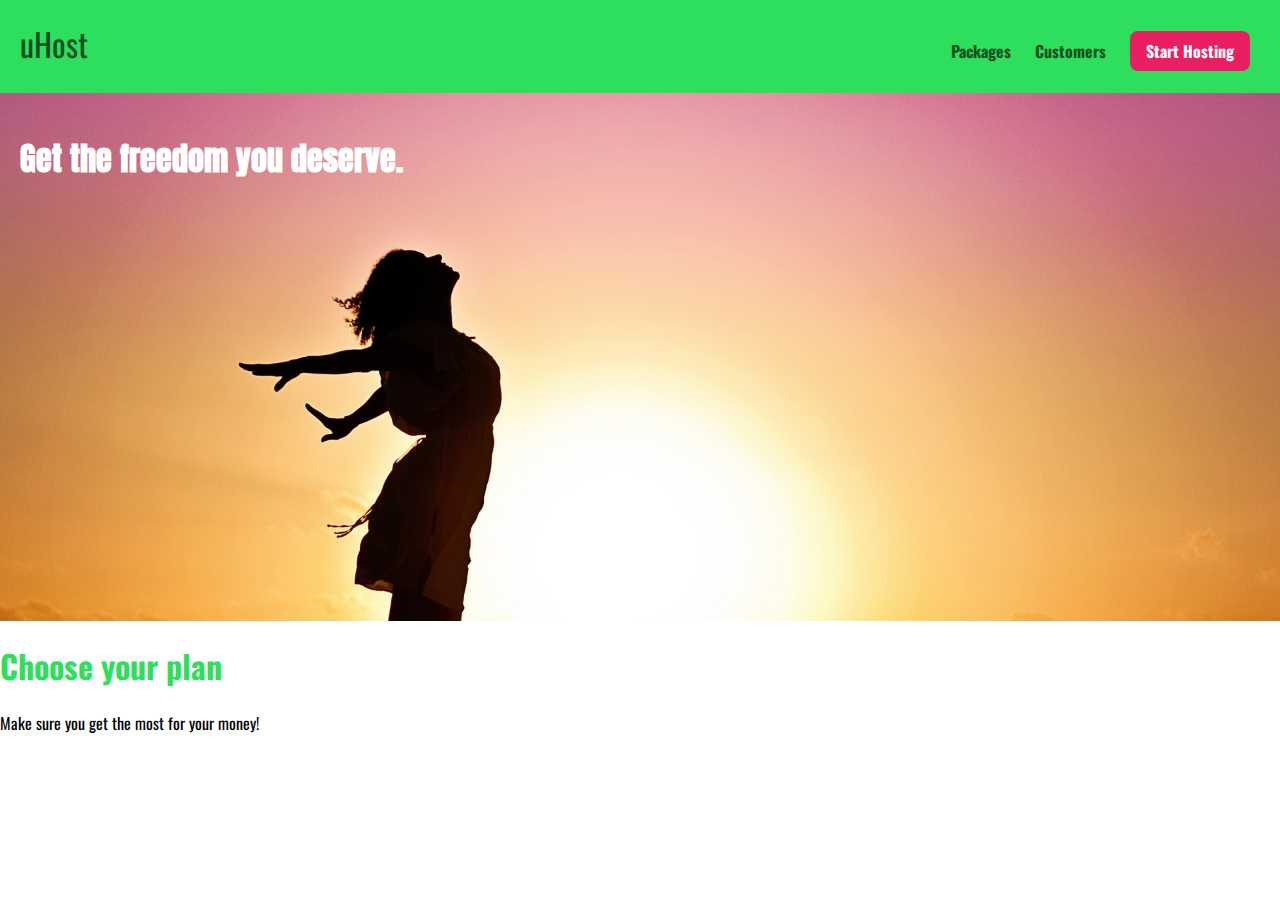
<file: index.html>
<!DOCTYPE html>
<html lang="en">
<head>
    <meta charset="UTF-8">
    <meta name="viewport" content="width=device-width, initial-scale=1.0">
    <meta http-equiv="X-UA-Compatible" content="ie=edge">
    <title>CSS Course</title>
    <link href="https://fonts.googleapis.com/css?family=Oswald:400,700" rel="stylesheet">
    <link href="https://fonts.googleapis.com/css?family=Anton" rel="stylesheet">
    <link rel="stylesheet" href="main.css">
</head>
<body>
  <header class="main-header">
    <div>
      <a class="main-header__brand" href="index.html">
        uHost
      </a>
    </div>
    <nav class="main-nav">
      <ul class="main-nav__items">
        <li class="main-nav__item">
          <a href="packages/index.html">Packages</a>
        </li>
        <li class="main-nav__item">
          <a href="customers/index.html">Customers</a>
        </li>
        <li class="main-nav__item main-nav__item--cta">
          <a href="start-hosting/index.html">Start Hosting</a>
        </li>
      </ul>
    </nav>
  </header>

  <main>
    <section id="product-overview">
      <h1>Get the freedom you deserve.</h1>
    </section>
    <section id="plans">
      <h1 class="section-title">Choose your plan</h1>
      <p>Make sure you get the most for your money!</p>
    </section>
  </main>
</body>
</html>
</file>
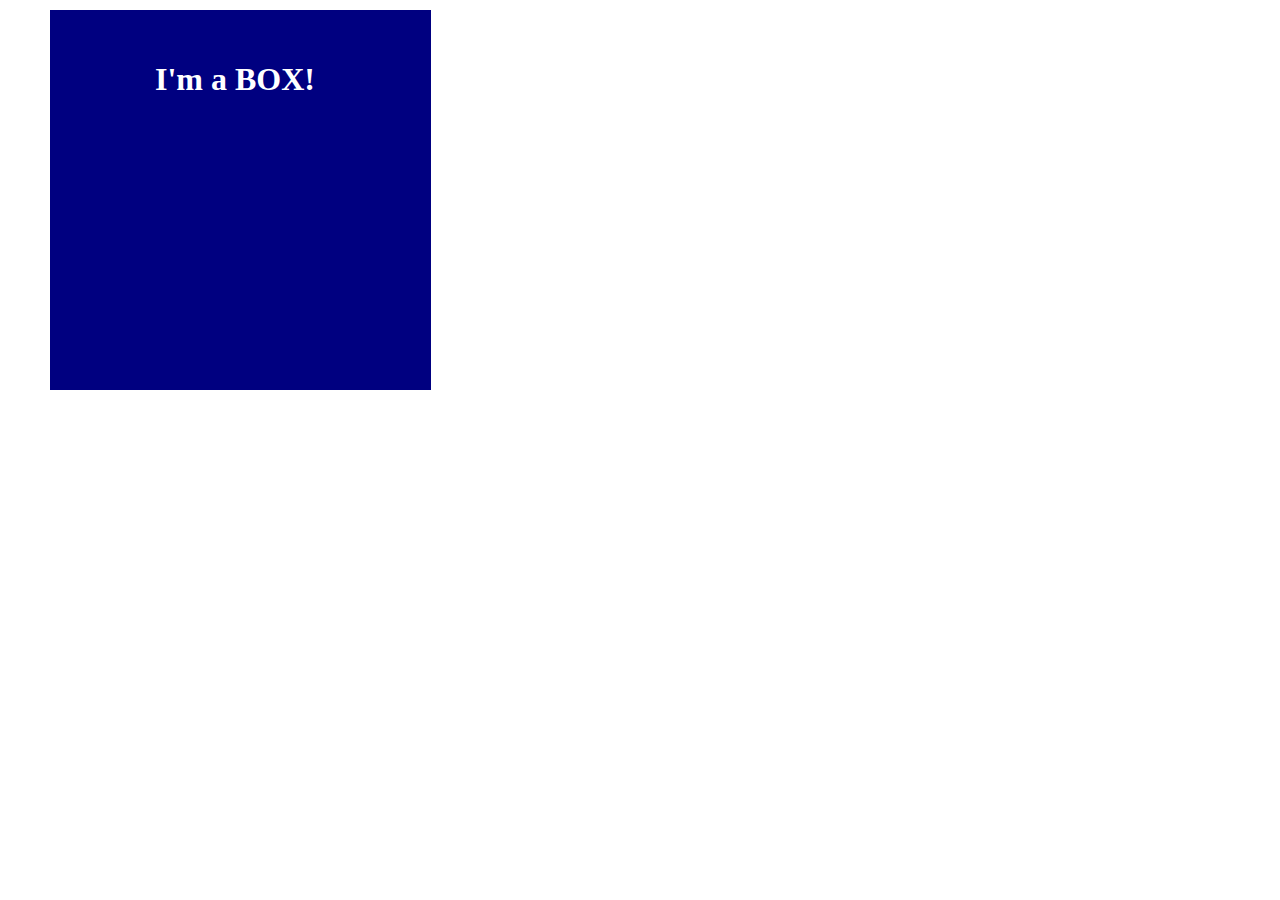
<file: assigment/index.html>
<!DOCTYPE html>
<html lang="en" dir="ltr">
  <head>
    <meta charset="utf-8">
    <title>Assigment - DD</title>
    <link rel="stylesheet" href="new.css">
  </head>
  <body>
    <div class="main-box-1">
      <h1>I'm a BOX!</h1>
    </div>
    <div class="main-box">
      <h1>I'm a BOX!</h1>
    </div>
  </body>
</html>
</file>
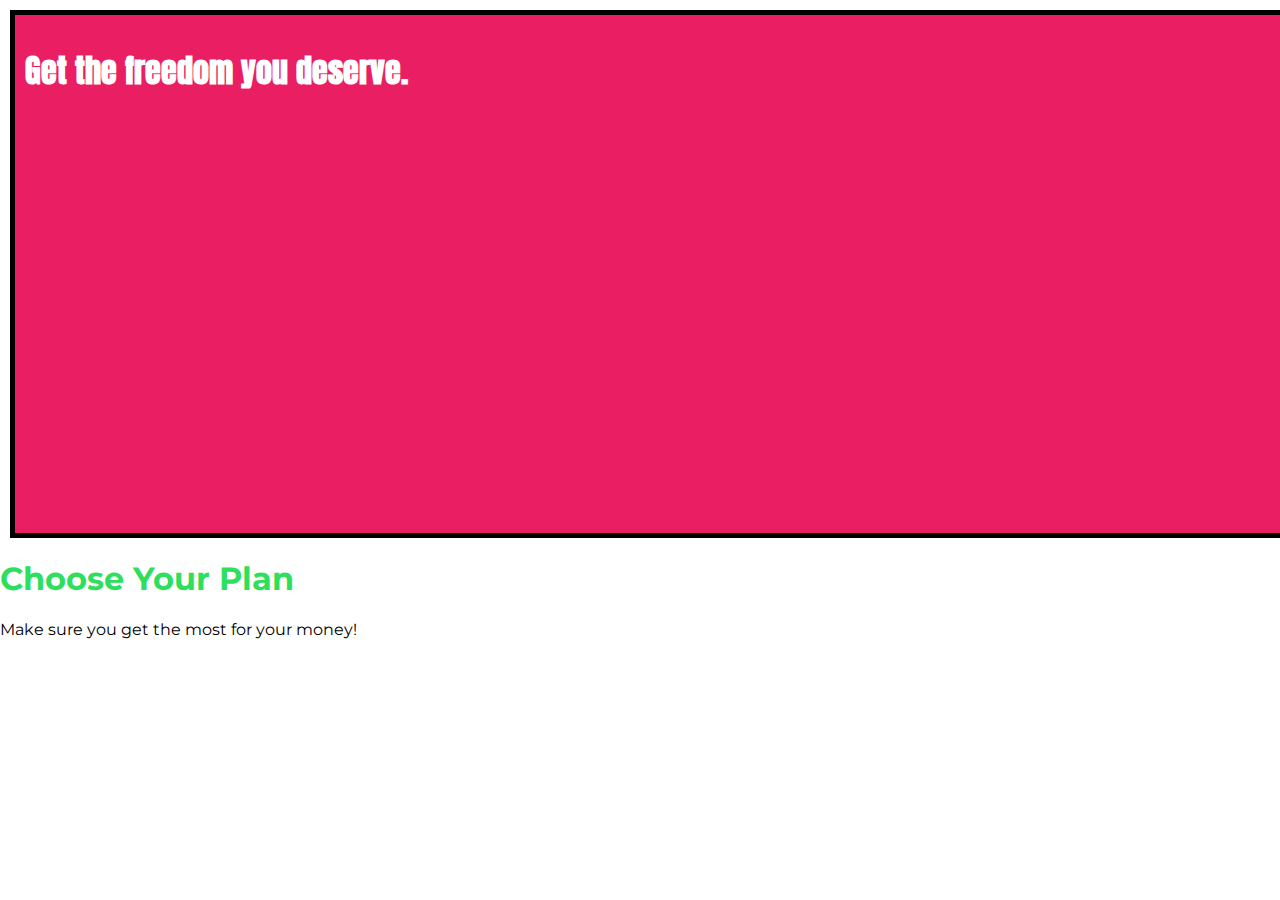
<file: diving-deeper-02/index.html>
<!DOCTYPE html>
<html lang="en">

<head>
    <meta charset="UTF-8">
    <meta http-equiv="X-UA-Compatible" content="ie=edge">
    <title>uHost</title>
    <link rel="shortcut icon" href="favicon.png">
    <link href="https://fonts.googleapis.com/css?family=Anton" rel="stylesheet">
    <link href="https://fonts.googleapis.com/css?family=Montserrat:400,700" rel="stylesheet">
    <link rel="stylesheet" href="main.css">
</head>

<body>
    <main>
        <section id="product-overview">
            <h1>Get the freedom you deserve.</h1>
        </section>
        <section id="plans">
            <h1 class="section-title">Choose Your Plan</h1>
            <p>Make sure you get the most for your money!</p>
        </section>
    </main>
</body>

</html>
</file>
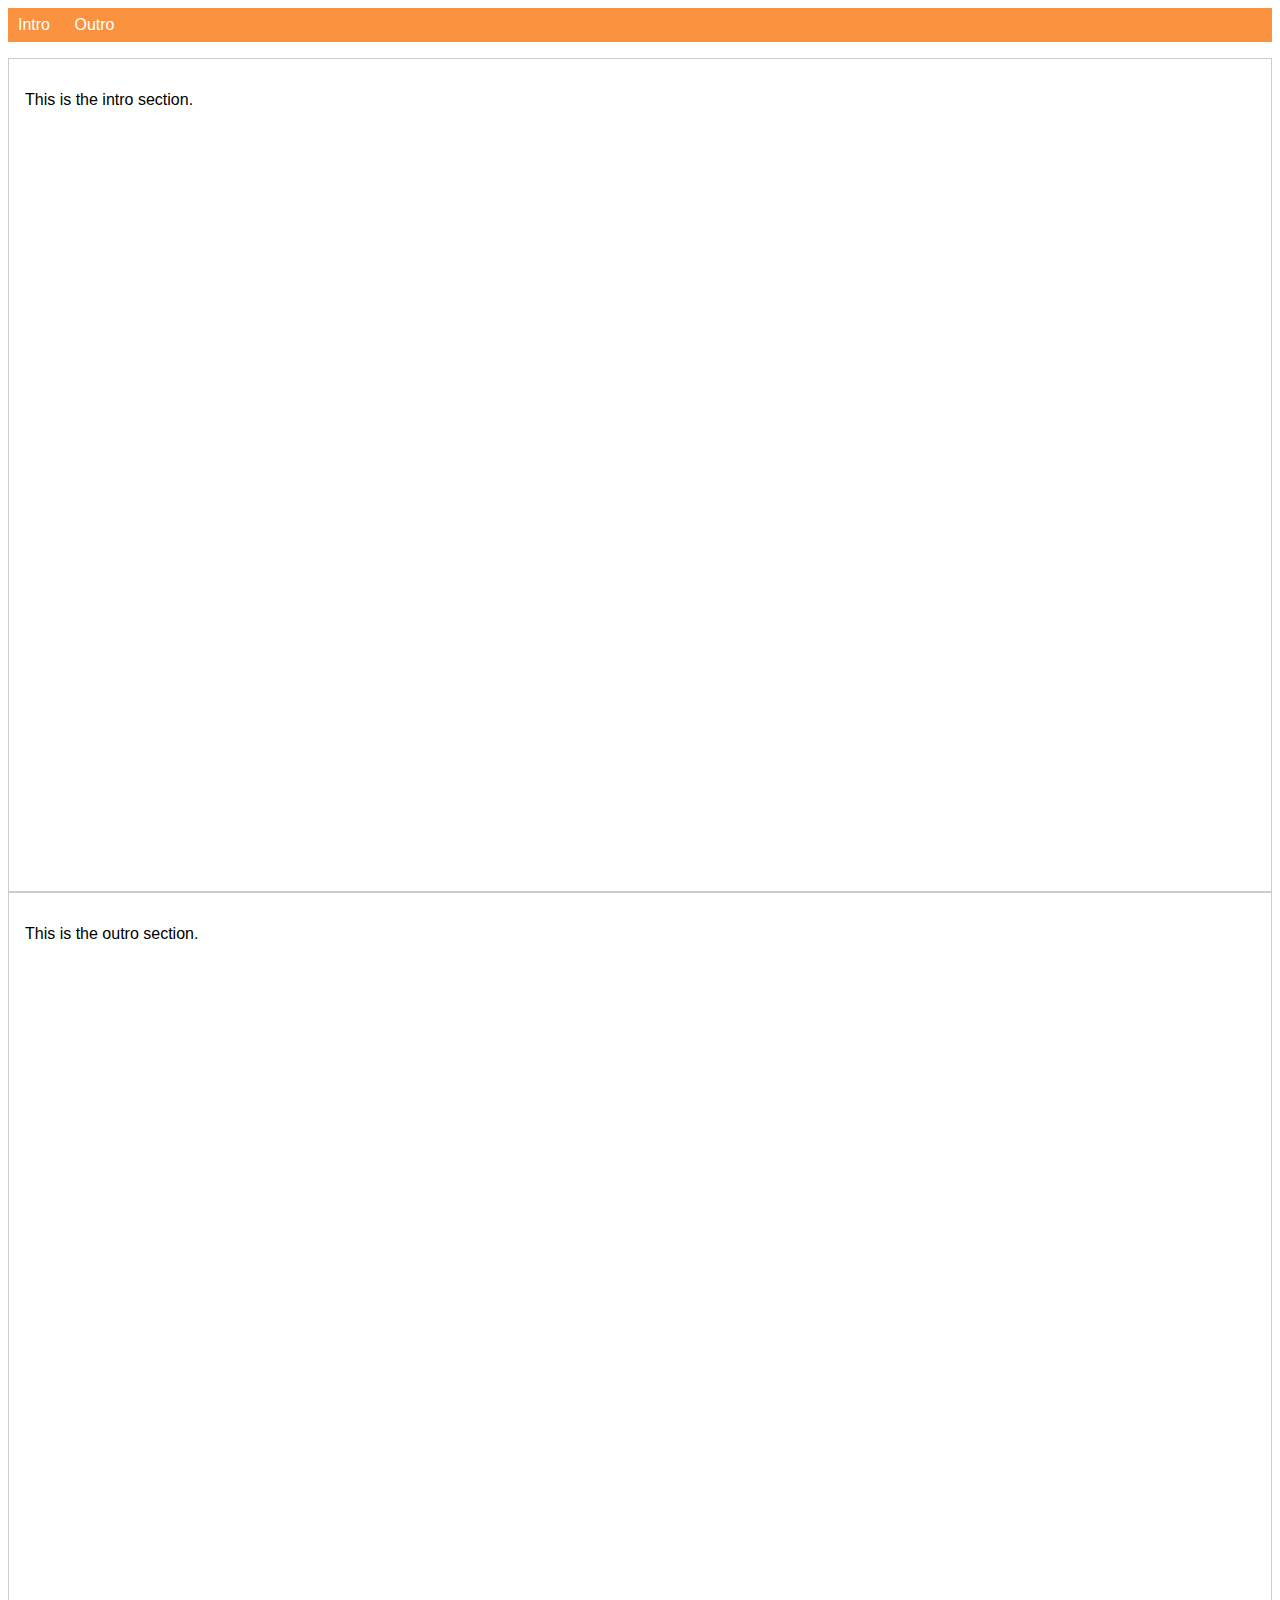
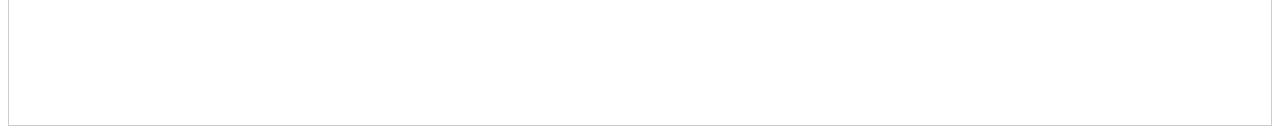
<file: more-on-selectors-1-start-code/index.html>
<!DOCTYPE html>
<html lang="en">

<head>
    <meta charset="UTF-8">
    <meta name="viewport" content="width=device-width, initial-scale=1.0">
    <meta http-equiv="X-UA-Compatible" content="ie=edge">
    <title>CSS Course</title>
    <link rel="stylesheet" href="main.css">
</head>

<body>
    <nav>
        <a href="#intro" class="active">Intro</a>
        <a href="#outro">Outro</a>
    </nav>
    <section id="intro" class="main-section">
        <p>This is the intro section.</p>
    </section>
    <section id="outro" class="main-section">
        <p>This is the outro section.</p>
    </section>
</body>

</html>
</file>
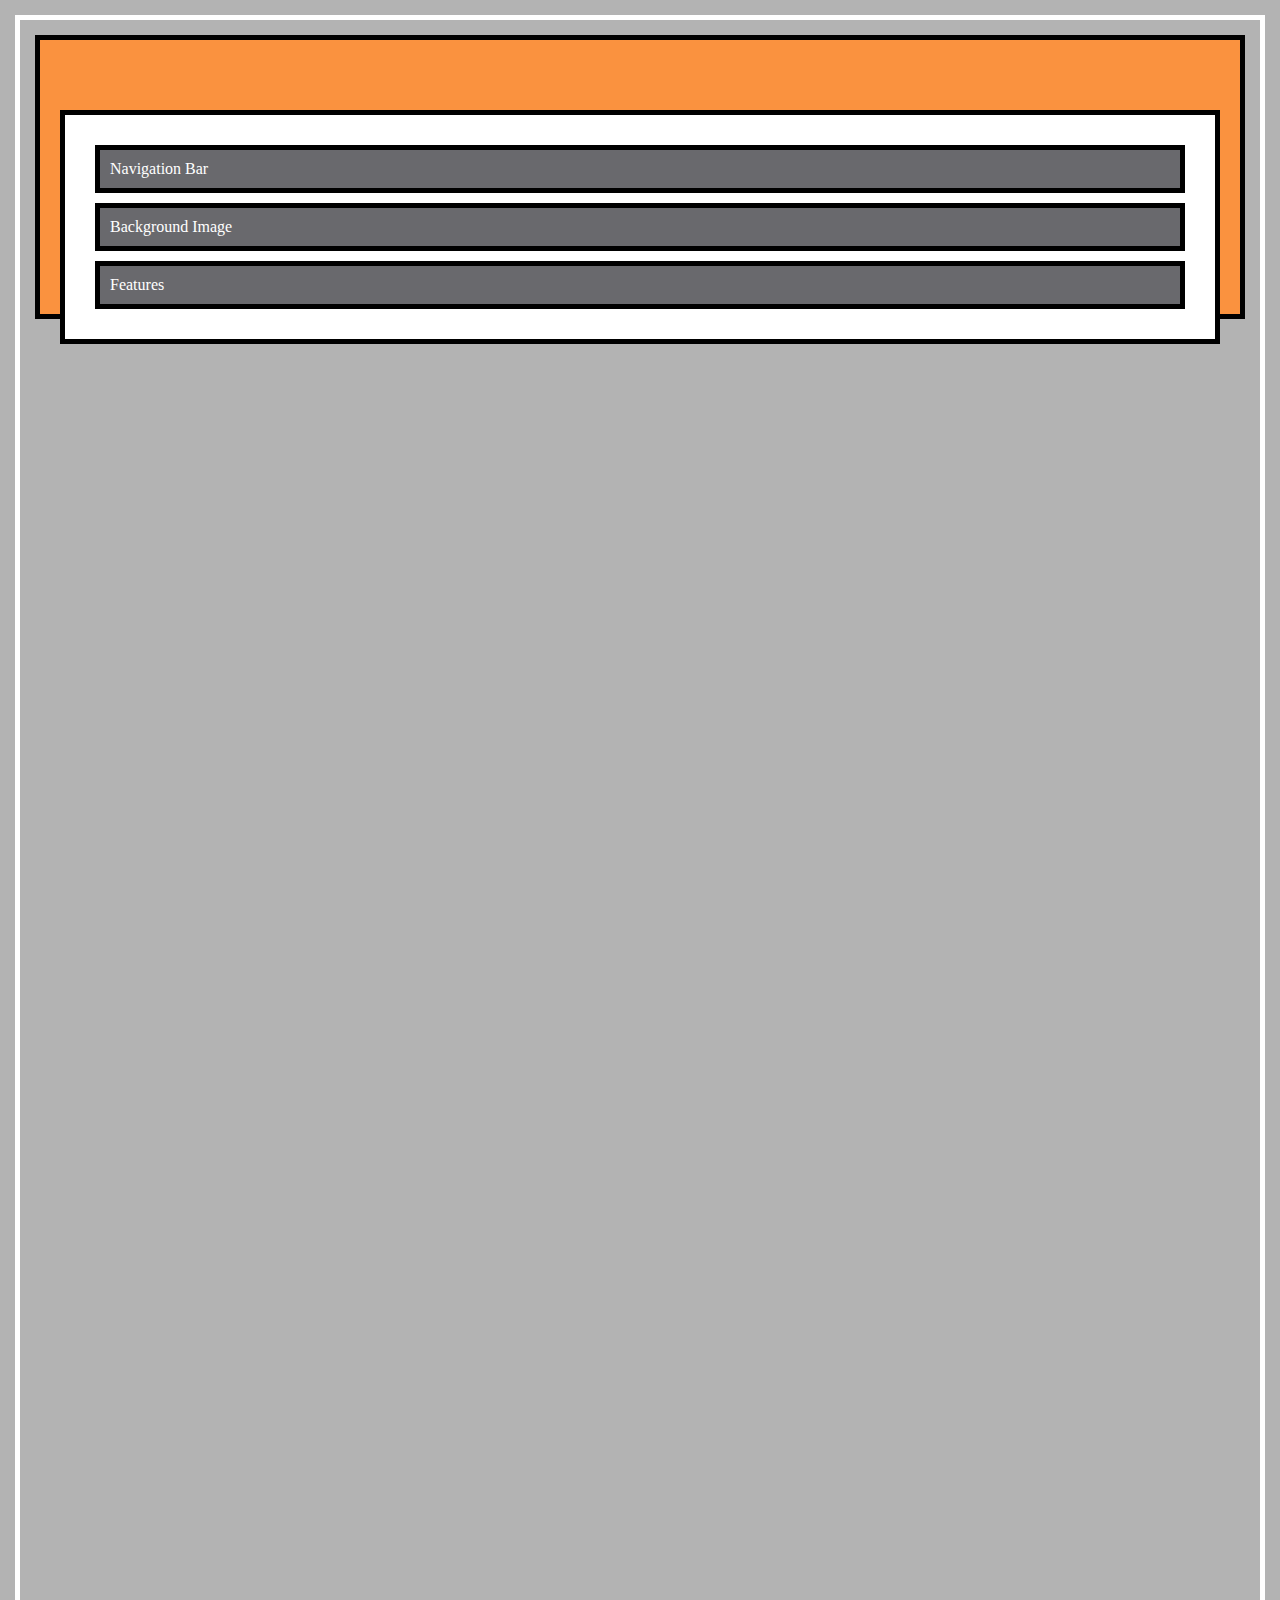
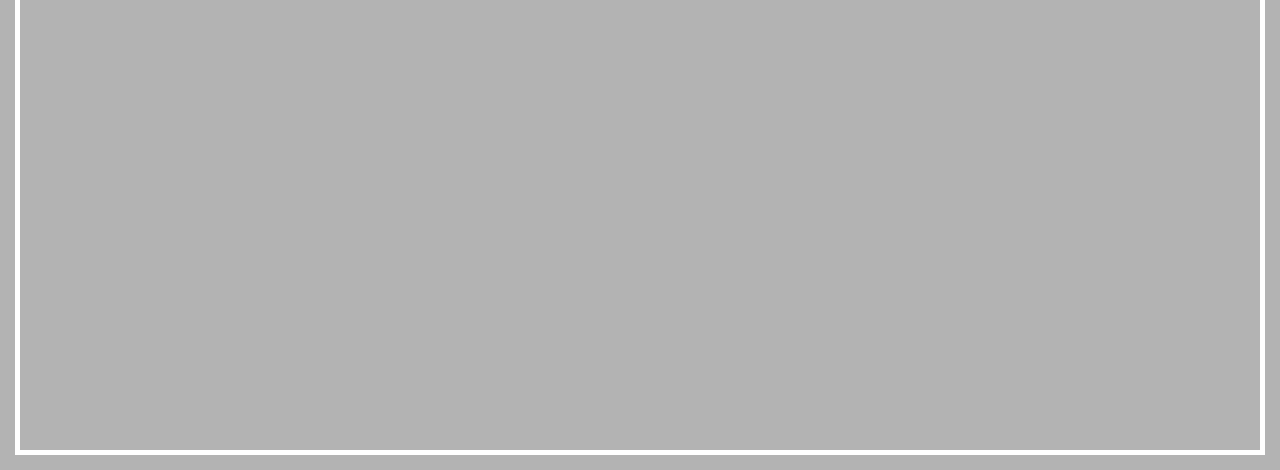
<file: position-02-working-with-fixed/index.html>
<!DOCTYPE html>
<html lang="en">
    <head>
        <meta charset="UTF-8">
        <meta http-equiv="X-UA-Compatible" content="ie=edge">
        <link rel="stylesheet" href="main.css">
        <title>Position</title>
    </head>
    <body>
        <div class="parent">
            <div class="child-1">Navigation Bar</div>
            <div class="child-2">Background Image</div>
            <div class="child-3">Features</div>
        </div>
    </body>
</html>
</file>
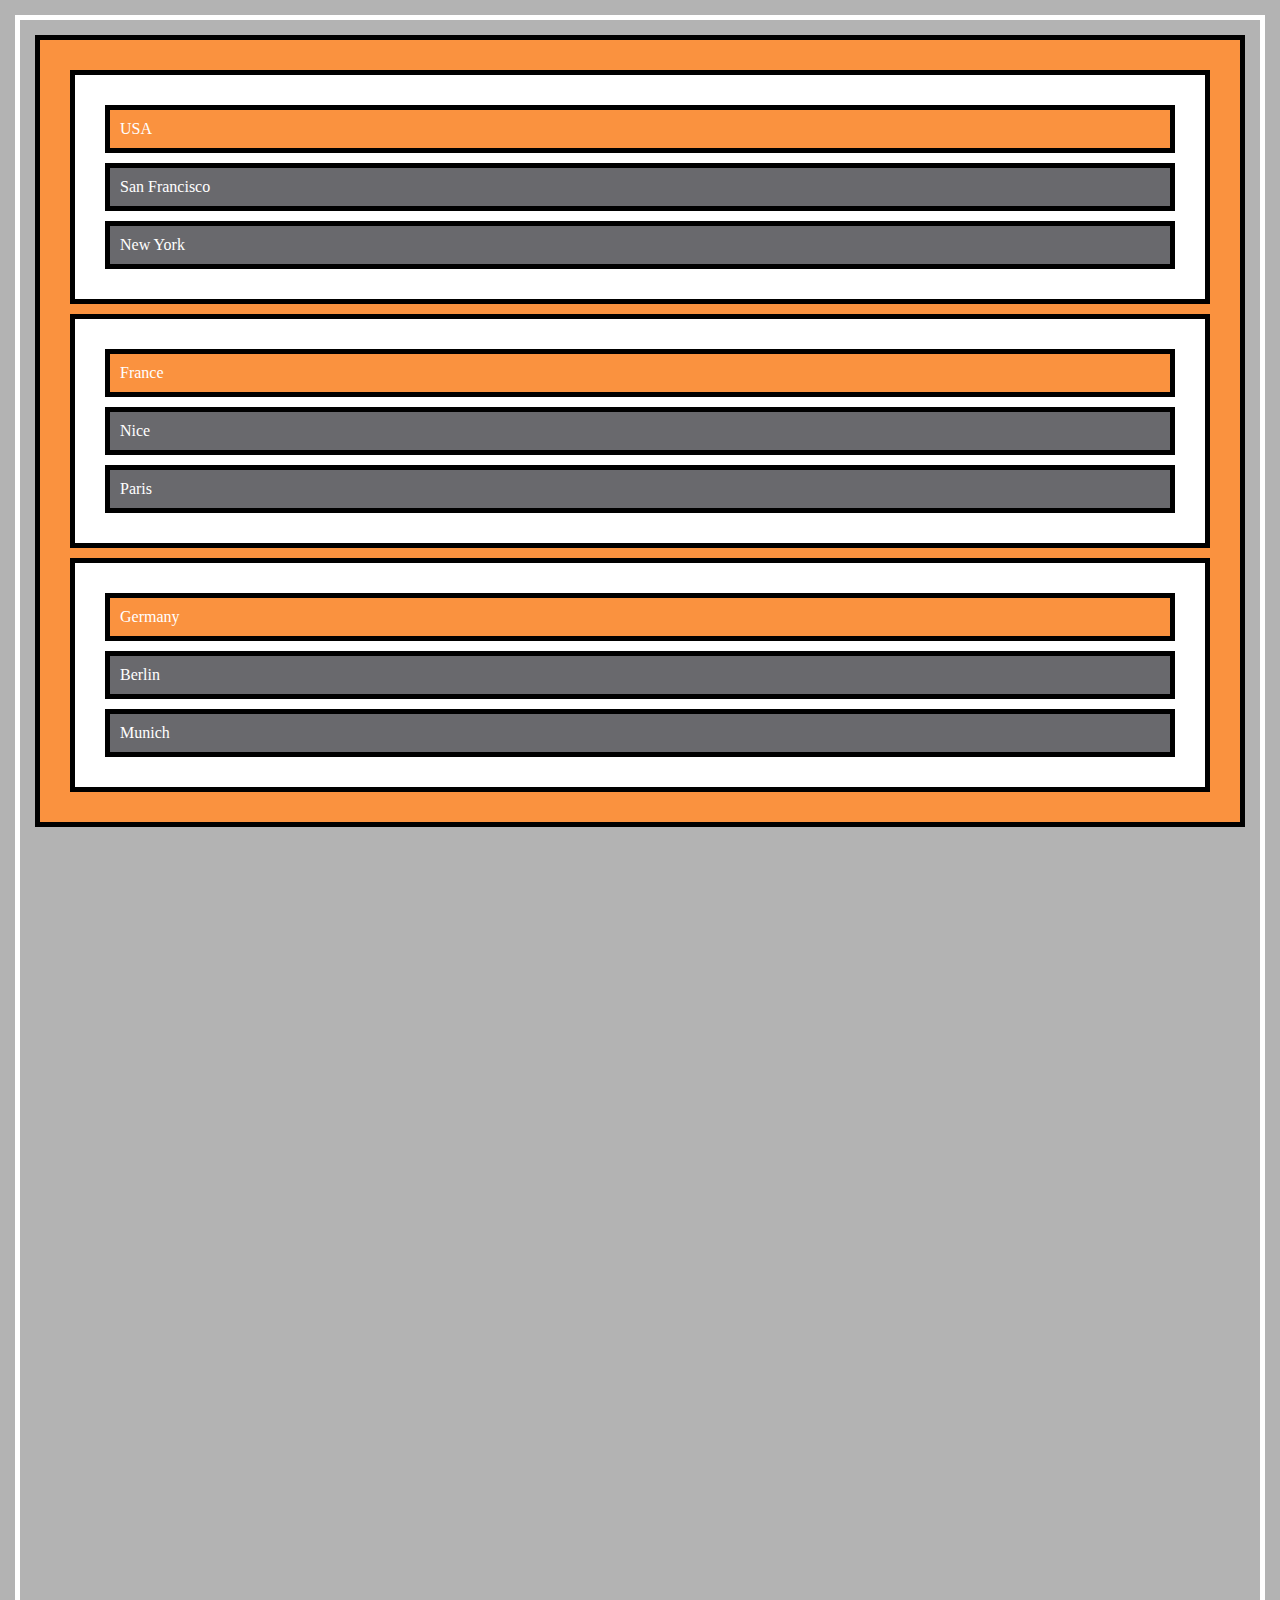
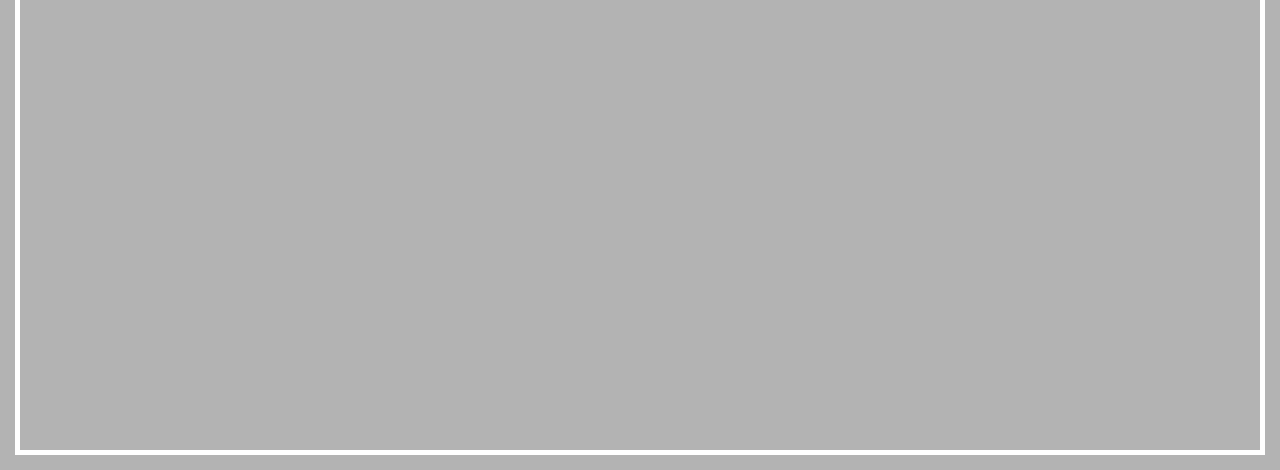
<file: position-07-introducing-sticky-positioning-starting-code/index.html>
<!DOCTYPE html>
<html lang="en">
    <head>
        <meta charset="UTF-8">
        <meta http-equiv="X-UA-Compatible" content="ie=edge">
        <link rel="stylesheet" href="main.css">
        <title>Position</title>
    </head>
    <body>
        <div class="parent">
            <div class="country">USA</div>
            <div class="cities">San Francisco</div>
            <div class="cities">New York</div>
        </div>
        <div class="parent">
            <div class="country">France</div>
            <div class="cities">Nice</div>
            <div class="cities">Paris</div>
        </div>
        <div class="parent">
            <div class="country">Germany</div>
            <div class="cities">Berlin</div>
            <div class="cities">Munich</div>
        </div>
    </body>
</html>
</file>
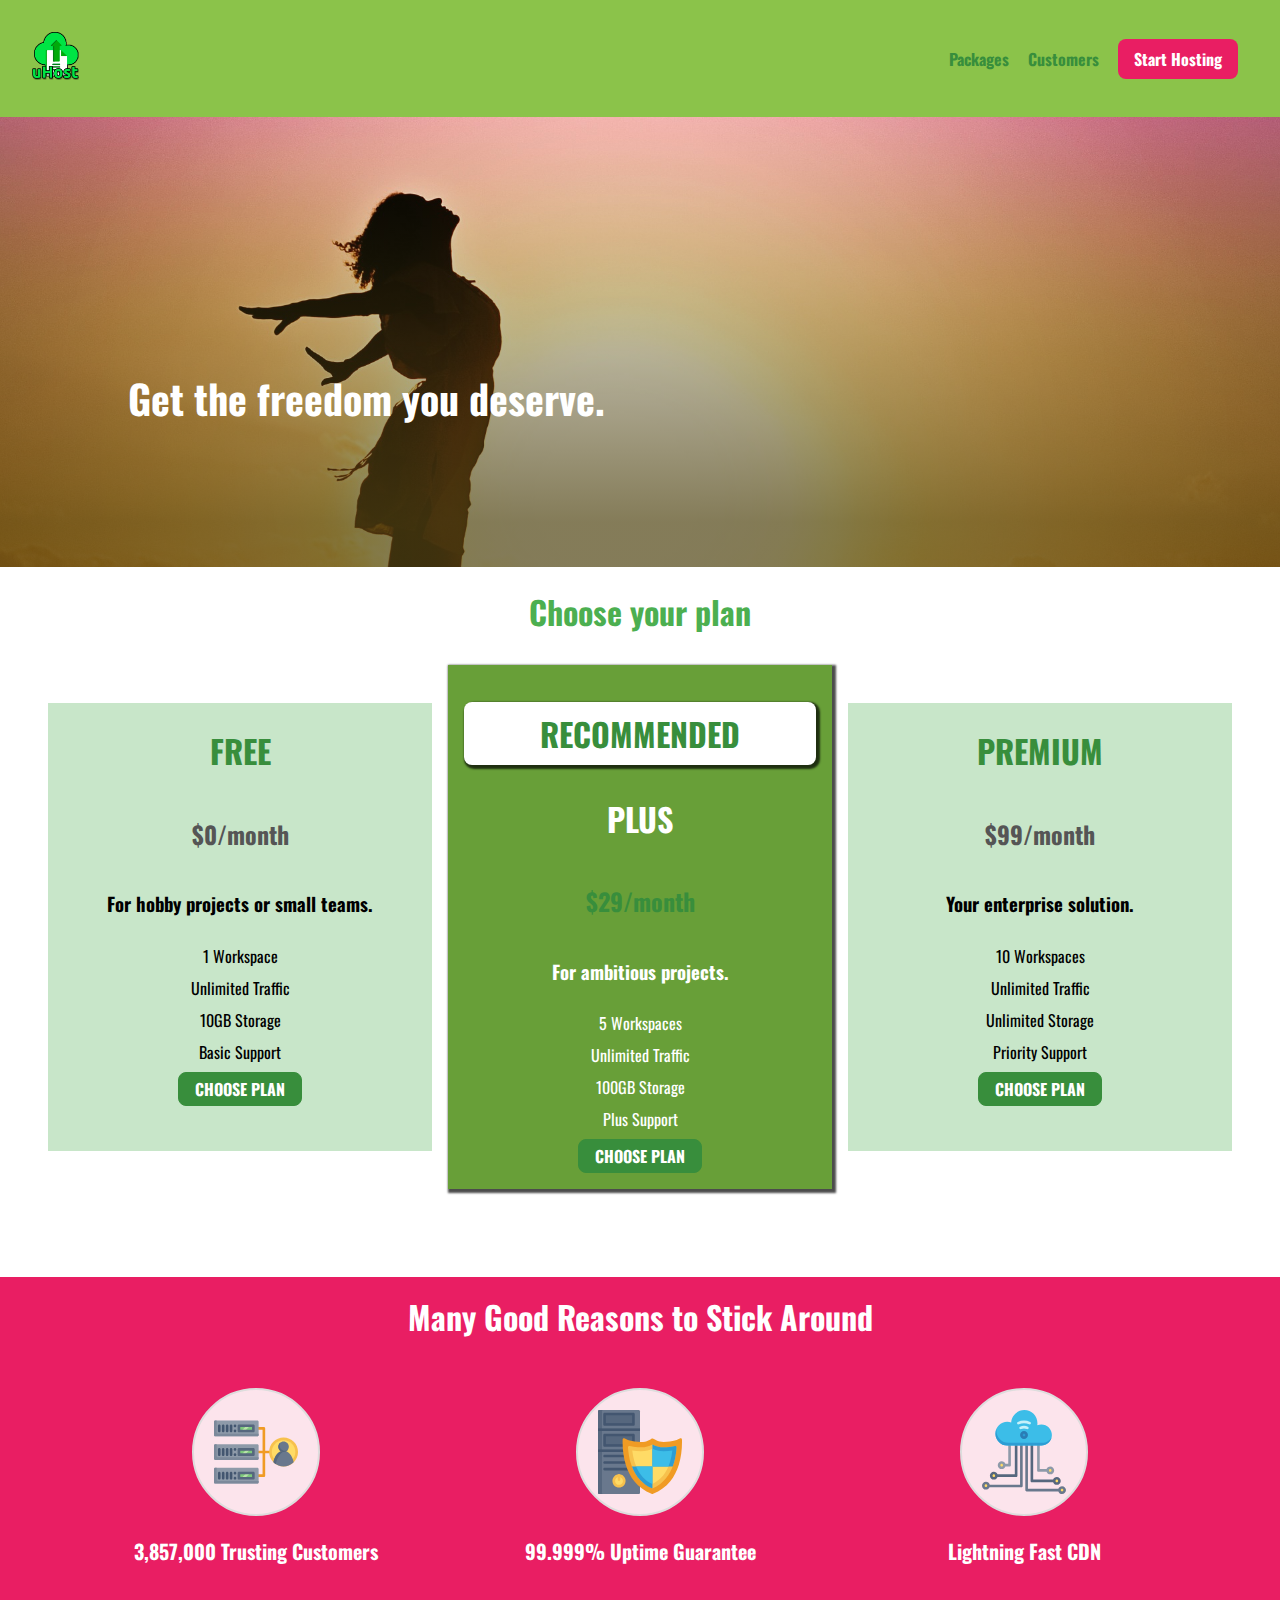
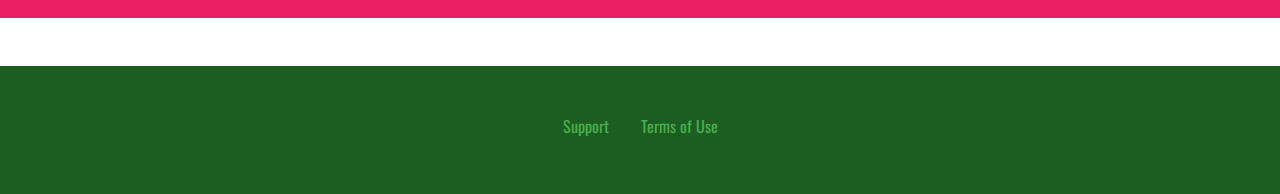
<file: project/index.html>
<!DOCTYPE html>
<html lang="en">
<head>
    <meta charset="UTF-8">
    <meta name="viewport" content="width=device-width, initial-scale=1.0">
    <meta http-equiv="X-UA-Compatible" content="ie=edge">
    <title>CSS Course</title>
    <link rel="shortcut icon" href="assets/images/favicon.png">
    <link rel="stylesheet" href="assets/css/shared.css">
    <link rel="stylesheet" href="assets/css/main.css">
</head>
<body>
  <div class="backdrop"></div>
  <div class="modal">
    <h1 class="modal__title">Do you want to continue?</h1>
    <div class="modal__actions">
      <a href="start-hosting/index.html" class="modal__action">Yes!</a>
      <button class="modal__action modal__action--negative" type="button" name="button">No!</button>
    </div>
  </div>
  <header class="main-header">
    <div>
      <button class="toggle-button">
          <span class="toggle-button__bar"></span>
          <span class="toggle-button__bar"></span>
          <span class="toggle-button__bar"></span>
      </button>
      <a class="main-header__brand" href="index.html">
        <img src="assets/images/uhost-icon.png" alt="uHost - your favourite hosting company">
      </a>
    </div>
    <nav class="main-nav">
      <ul class="main-nav__items">
        <li class="main-nav__item">
          <a href="packages/index.html">Packages</a>
        </li>
        <li class="main-nav__item">
          <a href="customers/index.html">Customers</a>
        </li>
        <li class="main-nav__item main-nav__item--cta">
          <a href="start-hosting/index.html">Start Hosting</a>
        </li>
      </ul>
    </nav>
  </header>
  <nav class="mobile-nav">
    <ul class="mobile-nav__items">
      <li class="mobile-nav__item">
        <a href="packages/index.html">Packages</a>
      </li>
      <li class="mobile-nav__item">
        <a href="customers/index.html">Customers</a>
      </li>
      <li class="mobile-nav__item mobile-nav__item--cta">
        <a href="start-hosting/index.html">Start Hosting</a>
      </li>
    </ul>
  </nav>
  <main>
    <section id="product-overview">
      <h1>Get the freedom you deserve.</h1>
    </section>
    <section id="plans">
      <h1 class="section-title">Choose your plan</h1>
      <div class="plan__list">
          <article class="plan">
              <h1 class="plan__title">FREE</h1>
              <h2 class="plan__price">$0/month</h2>
              <h3>For hobby projects or small teams.</h3>
              <ul class="plan__conditions">
                  <li class="plan__condition">1 Workspace</li>
                  <li class="plan__condition">Unlimited Traffic</li>
                  <li class="plan__condition">10GB Storage</li>
                  <li class="plan__condition">Basic Support</li>
              </ul>
              <div>
                  <button class="button">CHOOSE PLAN</button>
              </div>
          </article>
          <article class="plan plan--highlighted">
              <h1 class="plan__annotation">RECOMMENDED</h1>
              <h1 class="plan__title">PLUS</h1>
              <h2 class="plan__price">$29/month</h2>
              <h3>For ambitious projects.</h3>
              <ul class="plan__conditions">
                  <li class="plan__condition">5 Workspaces</li>
                  <li class="plan__condition">Unlimited Traffic</li>
                  <li class="plan__condition">100GB Storage</li>
                  <li class="plan__condition">Plus Support</li>
              </ul>
              <div>
                  <button class="button">CHOOSE PLAN</button>
              </div>
          </article>
          <article class="plan">
              <h1 class="plan__title">PREMIUM</h1>
              <h2 class="plan__price">$99/month</h2>
              <h3>Your enterprise solution.</h3>
              <ul class="plan__conditions">
                  <li class="plan__condition">10 Workspaces</li>
                  <li class="plan__condition">Unlimited Traffic</li>
                  <li class="plan__condition">Unlimited Storage</li>
                  <li class="plan__condition">Priority Support</li>
              </ul>
              <div>
                  <button class="button">CHOOSE PLAN</button>
              </div>
          </article>
      </div>
    </section>
    <section id="key-features">
            <h1 class="section-title">Many Good Reasons to Stick Around</h1>
            <ul class="key-features__list">
                <li class="key-feature">
                    <div class="key-feature__image">
                      <svg viewBox="0 0 512 512">
                          <path style="fill:#F09B24;" d="M344,248h-32V112c0-4.418-3.582-8-8-8h-40c-4.418,0-8,3.582-8,8s3.582,8,8,8h32v128h-32  c-4.418,0-8,3.582-8,8s3.582,8,8,8h32v128h-32c-4.418,0-8,3.582-8,8s3.582,8,8,8h40c4.418,0,8-3.582,8-8V264h32c4.418,0,8-3.582,8-8  S348.418,248,344,248z"
                          />
                          <path style="fill:#8E9AA9;" d="M264,64H8c-4.418,0-8,3.582-8,8v80c0,4.418,3.582,8,8,8h256c4.418,0,8-3.582,8-8V72  C272,67.582,268.418,64,264,64z"
                          />
                          <path style="fill:#7C899B;" d="M24,144c-4.418,0-8-3.582-8-8V64H8c-4.418,0-8,3.582-8,8v80c0,4.418,3.582,8,8,8h256  c4.418,0,8-3.582,8-8v-8H24z"
                          />
                          <rect x="152" y="96" style="fill:#B8E3A8;" width="88" height="32" />
                          <g>
                              <polygon style="fill:#7EC97D;" points="152,96 152,128 166,128 198,96  " />
                              <polygon style="fill:#7EC97D;" points="220,96 188,128 240,128 240,96  " />
                          </g>
                          <path style="fill:#56677E;" d="M240,136h-88c-4.418,0-8-3.582-8-8V96c0-4.418,3.582-8,8-8h88c4.418,0,8,3.582,8,8v32  C248,132.418,244.418,136,240,136z M160,120h72v-16h-72V120z"
                          />
                          <g>
                              <path style="fill:#435670;" d="M32,136c-4.418,0-8-3.582-8-8V96c0-4.418,3.582-8,8-8s8,3.582,8,8v32C40,132.418,36.418,136,32,136z   "
                              />
                              <path style="fill:#435670;" d="M56,136c-4.418,0-8-3.582-8-8V96c0-4.418,3.582-8,8-8s8,3.582,8,8v32C64,132.418,60.418,136,56,136z   "
                              />
                              <path style="fill:#435670;" d="M80,136c-4.418,0-8-3.582-8-8V96c0-4.418,3.582-8,8-8s8,3.582,8,8v32C88,132.418,84.418,136,80,136z   "
                              />
                              <path style="fill:#435670;" d="M104,136c-4.418,0-8-3.582-8-8V96c0-4.418,3.582-8,8-8s8,3.582,8,8v32   C112,132.418,108.418,136,104,136z"
                              />
                              <path style="fill:#435670;" d="M128,105c-4.418,0-8-3.582-8-8v-1c0-4.418,3.582-8,8-8s8,3.582,8,8v1   C136,101.418,132.418,105,128,105z"
                              />
                              <path style="fill:#435670;" d="M128,136c-4.418,0-8-3.582-8-8v-1c0-4.418,3.582-8,8-8s8,3.582,8,8v1   C136,132.418,132.418,136,128,136z"
                              />
                          </g>
                          <path style="fill:#8E9AA9;" d="M264,208H8c-4.418,0-8,3.582-8,8v80c0,4.418,3.582,8,8,8h256c4.418,0,8-3.582,8-8v-80  C272,211.582,268.418,208,264,208z"
                          />
                          <path style="fill:#7C899B;" d="M24,288c-4.418,0-8-3.582-8-8v-72H8c-4.418,0-8,3.582-8,8v80c0,4.418,3.582,8,8,8h256  c4.418,0,8-3.582,8-8v-8H24z"
                          />
                          <rect x="152" y="240" style="fill:#B8E3A8;" width="88" height="32" />
                          <g>
                              <polygon style="fill:#7EC97D;" points="152,240 152,272 166,272 198,240  " />
                              <polygon style="fill:#7EC97D;" points="220,240 188,272 240,272 240,240  " />
                          </g>
                          <path style="fill:#56677E;" d="M240,280h-88c-4.418,0-8-3.582-8-8v-32c0-4.418,3.582-8,8-8h88c4.418,0,8,3.582,8,8v32  C248,276.418,244.418,280,240,280z M160,264h72v-16h-72V264z"
                          />
                          <g>
                              <path style="fill:#435670;" d="M32,280c-4.418,0-8-3.582-8-8v-32c0-4.418,3.582-8,8-8s8,3.582,8,8v32C40,276.418,36.418,280,32,280   z"
                              />
                              <path style="fill:#435670;" d="M56,280c-4.418,0-8-3.582-8-8v-32c0-4.418,3.582-8,8-8s8,3.582,8,8v32C64,276.418,60.418,280,56,280   z"
                              />
                              <path style="fill:#435670;" d="M80,280c-4.418,0-8-3.582-8-8v-32c0-4.418,3.582-8,8-8s8,3.582,8,8v32C88,276.418,84.418,280,80,280   z"
                              />
                              <path style="fill:#435670;" d="M104,280c-4.418,0-8-3.582-8-8v-32c0-4.418,3.582-8,8-8s8,3.582,8,8v32   C112,276.418,108.418,280,104,280z"
                              />
                              <path style="fill:#435670;" d="M128,249c-4.418,0-8-3.582-8-8v-1c0-4.418,3.582-8,8-8s8,3.582,8,8v1   C136,245.418,132.418,249,128,249z"
                              />
                              <path style="fill:#435670;" d="M128,280c-4.418,0-8-3.582-8-8v-1c0-4.418,3.582-8,8-8s8,3.582,8,8v1   C136,276.418,132.418,280,128,280z"
                              />
                          </g>
                          <path style="fill:#8E9AA9;" d="M264,352H8c-4.418,0-8,3.582-8,8v80c0,4.418,3.582,8,8,8h256c4.418,0,8-3.582,8-8v-80  C272,355.582,268.418,352,264,352z"
                          />
                          <path style="fill:#7C899B;" d="M24,432c-4.418,0-8-3.582-8-8v-72H8c-4.418,0-8,3.582-8,8v80c0,4.418,3.582,8,8,8h256  c4.418,0,8-3.582,8-8v-8H24z"
                          />
                          <rect x="152" y="384" style="fill:#B8E3A8;" width="88" height="32" />
                          <g>
                              <polygon style="fill:#7EC97D;" points="152,384 152,416 166,416 198,384  " />
                              <polygon style="fill:#7EC97D;" points="220,384 188,416 240,416 240,384  " />
                          </g>
                          <path style="fill:#56677E;" d="M240,424h-88c-4.418,0-8-3.582-8-8v-32c0-4.418,3.582-8,8-8h88c4.418,0,8,3.582,8,8v32  C248,420.418,244.418,424,240,424z M160,408h72v-16h-72V408z"
                          />
                          <g>
                              <path style="fill:#435670;" d="M32,424c-4.418,0-8-3.582-8-8v-32c0-4.418,3.582-8,8-8s8,3.582,8,8v32C40,420.418,36.418,424,32,424   z"
                              />
                              <path style="fill:#435670;" d="M56,424c-4.418,0-8-3.582-8-8v-32c0-4.418,3.582-8,8-8s8,3.582,8,8v32C64,420.418,60.418,424,56,424   z"
                              />
                              <path style="fill:#435670;" d="M80,424c-4.418,0-8-3.582-8-8v-32c0-4.418,3.582-8,8-8s8,3.582,8,8v32C88,420.418,84.418,424,80,424   z"
                              />
                              <path style="fill:#435670;" d="M104,424c-4.418,0-8-3.582-8-8v-32c0-4.418,3.582-8,8-8s8,3.582,8,8v32   C112,420.418,108.418,424,104,424z"
                              />
                              <path style="fill:#435670;" d="M128,393c-4.418,0-8-3.582-8-8v-1c0-4.418,3.582-8,8-8s8,3.582,8,8v1   C136,389.418,132.418,393,128,393z"
                              />
                              <path style="fill:#435670;" d="M128,424c-4.418,0-8-3.582-8-8v-1c0-4.418,3.582-8,8-8s8,3.582,8,8v1   C136,420.418,132.418,424,128,424z"
                              />
                          </g>
                          <path style="fill:#F7C14D;" d="M424,168c-48.523,0-88,39.477-88,88s39.477,88,88,88s88-39.477,88-88S472.523,168,424,168z" />
                          <path style="fill:#FFDB66;" d="M424,184c-39.701,0-72,32.299-72,72s32.299,72,72,72s72-32.299,72-72S463.701,184,424,184z" />
                          <path style="fill:#69788D;" d="M484.893,314.16C476.393,274.588,451.922,248,424,248s-52.393,26.588-60.893,66.16  c-0.605,2.82,0.354,5.749,2.511,7.664C381.731,336.124,402.465,344,424,344s42.269-7.876,58.381-22.176  C484.539,319.909,485.498,316.98,484.893,314.16z"
                          />
                          <path style="fill:#56677E;" d="M434.053,249.171C430.768,248.403,427.411,248,424,248c-27.922,0-52.393,26.588-60.893,66.16  c-0.605,2.82,0.354,5.749,2.511,7.664c3.383,3.002,6.979,5.703,10.734,8.125C384.904,286.243,407.373,255.378,434.053,249.171z"
                          />
                          <path style="fill:#69788D;" d="M424,192c-17.645,0-32,14.355-32,32s14.355,32,32,32s32-14.355,32-32S441.645,192,424,192z" />
                          <path style="fill:#56677E;" d="M432,248c-17.645,0-32-14.355-32-32c0-6.783,2.128-13.076,5.742-18.258  C397.444,203.53,392,213.138,392,224c0,17.645,14.355,32,32,32c10.862,0,20.471-5.444,26.258-13.742  C445.076,245.872,438.783,248,432,248z"
                          />

                      </svg>
                    </div>
                    <p class="key-feature__description">3,857,000 Trusting Customers</p>
                </li>
                <li class="key-feature">
                    <div class="key-feature__image">
                      <svg viewBox="0 0 512 512">
                          <path style="fill:#69788D;" d="M248,0H8C3.582,0,0,3.582,0,8v496c0,4.418,3.582,8,8,8h240c4.418,0,8-3.582,8-8V8  C256,3.582,252.418,0,248,0z"
                          />
                          <path style="fill:#56677E;" d="M24,504V8c0-4.418,3.582-8,8-8H8C3.582,0,0,3.582,0,8v496c0,4.418,3.582,8,8,8h24  C27.582,512,24,508.418,24,504z"
                          />
                          <g>
                              <rect x="0" y="112" style="fill:#435670;" width="256" height="16" />
                              <rect x="0" y="240" style="fill:#435670;" width="256" height="16" />
                          </g>
                          <path style="fill:#F7C14D;" d="M128,392c-22.056,0-40,17.944-40,40s17.944,40,40,40s40-17.944,40-40S150.056,392,128,392z" />
                          <path style="fill:#FFDB66;" d="M128,408c-13.233,0-24,10.767-24,24s10.767,24,24,24s24-10.767,24-24S141.233,408,128,408z" />
                          <path style="fill:#F7C14D;" d="M128,392c-2.739,0-5.414,0.278-8,0.805V424c0,4.418,3.582,8,8,8c4.418,0,8-3.582,8-8v-31.195  C133.414,392.278,130.739,392,128,392z"
                          />
                          <g>
                              <path style="fill:#435670;" d="M216,288H40c-4.418,0-8-3.582-8-8s3.582-8,8-8h176c4.418,0,8,3.582,8,8S220.418,288,216,288z"
                              />
                              <path style="fill:#435670;" d="M216,328H40c-4.418,0-8-3.582-8-8s3.582-8,8-8h176c4.418,0,8,3.582,8,8S220.418,328,216,328z"
                              />
                              <path style="fill:#435670;" d="M216,368H40c-4.418,0-8-3.582-8-8s3.582-8,8-8h176c4.418,0,8,3.582,8,8S220.418,368,216,368z"
                              />
                              <path style="fill:#435670;" d="M216,16H40c-4.418,0-8,3.582-8,8v64c0,4.418,3.582,8,8,8h176c4.418,0,8-3.582,8-8V24   C224,19.582,220.418,16,216,16z"
                              />
                          </g>
                          <rect x="48" y="32" style="fill:#56677E;" width="160" height="48" />
                          <path style="fill:#435670;" d="M216,144H40c-4.418,0-8,3.582-8,8v64c0,4.418,3.582,8,8,8h176c4.418,0,8-3.582,8-8v-64  C224,147.582,220.418,144,216,144z"
                          />
                          <rect x="48" y="160" style="fill:#56677E;" width="160" height="48" />
                          <path style="fill:#F09B24;" d="M511.747,180.237c-0.194-6.537-8.107-10.107-13.135-5.894c-5.6,4.693-42.904,21.282-98.514,21.282  c-33.45,0-64.625-20.999-64.929-21.206c-2.9-1.991-6.764-1.85-9.512,0.346c-2.677,2.135-27.201,20.86-63.793,20.86  c-55.607,0-92.914-16.589-98.515-21.282c-5.028-4.211-12.941-0.645-13.135,5.894c-1.634,54.834,4.655,105.941,18.693,151.903  c12.096,39.604,29.759,74.047,52.497,102.373c27.538,34.304,62.743,59.882,104.66,76.045c3.069,1.918,6.757,1.921,9.83,0  c41.917-16.163,77.122-41.741,104.66-76.045c22.738-28.326,40.401-62.77,52.497-102.373  C507.092,286.179,513.381,235.071,511.747,180.237z"
                          />
                          <path style="fill:#F7C14D;" d="M476.21,221.226c-1.953-1.631-4.568-2.235-7.036-1.628c-21.686,5.327-44.926,8.028-69.075,8.028  c-25.926,0-49.633-8.975-64.955-16.504c-2.307-1.134-5.016-1.091-7.284,0.116c-14.059,7.477-36.919,16.388-65.994,16.388  c-24.153,0-47.394-2.701-69.075-8.028c-5.155-1.268-10.221,2.966-9.894,8.261c2.077,33.693,7.668,65.635,16.616,94.935  c22.774,74.565,66.139,126.334,128.888,153.868c2.032,0.891,4.397,0.891,6.43,0c61.777-27.107,104.716-78.876,127.62-153.868  c8.948-29.3,14.539-61.241,16.616-94.935C479.224,225.319,478.163,222.856,476.21,221.226z"
                          />
                          <path style="fill:#FFDB66;" d="M331.609,451.727c-52.604-25.289-89.304-70.987-109.144-135.944  c-6.532-21.39-11.162-44.336-13.82-68.447c17.133,2.852,34.952,4.291,53.22,4.291c29.394,0,53.376-7.793,69.978-15.561  c17.44,7.736,41.656,15.561,68.256,15.561c18.267,0,36.085-1.439,53.219-4.291c-2.659,24.112-7.288,47.06-13.82,68.448  C419.545,381.108,383.27,426.805,331.609,451.727z"
                          />
                          <g>
                              <path style="fill:#2C9DD4;" d="M479.066,227.858c0.157-2.539-0.903-5.002-2.856-6.633s-4.568-2.235-7.036-1.628   c-21.686,5.327-44.926,8.028-69.075,8.028c-25.926,0-49.633-8.975-64.955-16.504c-1.057-0.52-2.2-0.78-3.345-0.806l-0.072,133.351   h123.601c2.556-6.746,4.933-13.702,7.123-20.874C471.398,293.493,476.989,261.552,479.066,227.858z"
                              />
                              <path style="fill:#2C9DD4;" d="M206.658,343.667c24.153,63.42,65.028,108.108,121.743,132.995c1.031,0.452,2.147,0.673,3.263,0.666   l0.063-133.661H206.658z"
                              />
                          </g>
                          <g>
                              <path style="fill:#3CBDE8;" d="M439.497,315.783c6.532-21.389,11.161-44.336,13.82-68.448c-17.134,2.852-34.952,4.291-53.219,4.291   c-26.6,0-50.815-7.824-68.256-15.561l-0.116,107.601h97.758C433.179,334.807,436.524,325.518,439.497,315.783z"
                              />
                              <path style="fill:#3CBDE8;" d="M232.523,343.667c21.144,50.298,54.363,86.56,99.087,108.06l0.117-108.06H232.523z" />
                          </g>
                      </svg>
                    </div>
                    <p class="key-feature__description">99.999% Uptime Guarantee</p>
                </li>
                <li class="key-feature">
                    <div class="key-feature__image">
                      <svg viewBox="0 0 512 512">
                          <path style="fill:#8E9AA9;" d="M168,200c-4.418,0-8,3.582-8,8v120h-17.376c-3.302-9.311-12.194-16-22.624-16  c-13.234,0-24,10.767-24,24s10.766,24,24,24c10.429,0,19.321-6.689,22.624-16H168c4.418,0,8-3.582,8-8V208  C176,203.582,172.418,200,168,200z"
                          />
                          <path style="fill:#FFDB66;" d="M120,328c-4.411,0-8,3.589-8,8s3.589,8,8,8s8-3.589,8-8S124.411,328,120,328z" />
                          <path style="fill:#56677E;" d="M208,200c-4.418,0-8,3.582-8,8v184H94.624C91.322,382.689,82.43,376,72,376  c-13.234,0-24,10.767-24,24s10.766,24,24,24c10.429,0,19.321-6.689,22.624-16H208c4.418,0,8-3.582,8-8V208  C216,203.582,212.418,200,208,200z"
                          />
                          <path style="fill:#FFDB66;" d="M72,392c-4.411,0-8,3.589-8,8s3.589,8,8,8s8-3.589,8-8S76.411,392,72,392z" />
                          <path style="fill:#69788D;" d="M240,208c-4.418,0-8,3.582-8,8v239H47.24c-2.671-10.34-12.078-18-23.24-18c-13.234,0-24,10.767-24,24  s10.766,24,24,24c9.666,0,18.009-5.747,21.809-14H240c4.418,0,8-3.582,8-8V216C248,211.582,244.418,208,240,208z"
                          />
                          <path style="fill:#FFDB66;" d="M24,453c-4.411,0-8,3.589-8,8s3.589,8,8,8s8-3.589,8-8S28.411,453,24,453z" />
                          <path style="fill:#69788D;" d="M488,464c-10.429,0-19.321,6.689-22.624,16H280V208c0-4.418-3.582-8-8-8s-8,3.582-8,8v280  c0,4.418,3.582,8,8,8h193.376c3.302,9.311,12.194,16,22.624,16c13.234,0,24-10.767,24-24S501.234,464,488,464z"
                          />
                          <path style="fill:#FFDB66;" d="M488,480c-4.411,0-8,3.589-8,8s3.589,8,8,8s8-3.589,8-8S492.411,480,488,480z" />
                          <path style="fill:#56677E;" d="M456,408c-10.429,0-19.321,6.689-22.624,16H312V208c0-4.418-3.582-8-8-8s-8,3.582-8,8v224  c0,4.418,3.582,8,8,8h129.376c3.302,9.311,12.194,16,22.624,16c13.234,0,24-10.767,24-24S469.234,408,456,408z"
                          />
                          <path style="fill:#FFDB66;" d="M456,424c-4.411,0-8,3.589-8,8s3.589,8,8,8s8-3.589,8-8S460.411,424,456,424z" />
                          <path style="fill:#8E9AA9;" d="M416,344c-10.429,0-19.321,6.689-22.624,16H352V208c0-4.418-3.582-8-8-8s-8,3.582-8,8v160  c0,4.418,3.582,8,8,8h49.376c3.302,9.311,12.194,16,22.624,16c13.234,0,24-10.767,24-24S429.234,344,416,344z"
                          />
                          <path style="fill:#FFDB66;" d="M416,360c-4.411,0-8,3.589-8,8s3.589,8,8,8s8-3.589,8-8S420.411,360,416,360z" />
                          <path style="fill:#3CBDE8;" d="M362,88c-8.741,0-17.231,1.751-25.06,5.085C337.646,88.797,338,84.43,338,80  c0-44.112-35.888-80-80-80c-42.823,0-77.895,33.816-79.909,76.149C170.393,73.415,162.244,72,154,72c-39.701,0-72,32.299-72,72  s32.299,72,72,72h208c35.29,0,64-28.71,64-64S397.29,88,362,88z"
                          />
                          <path style="fill:#2C9DD4;" d="M368,200H160c-39.701,0-72-32.299-72-72c0-5.863,0.721-11.559,2.05-17.019  C84.918,120.88,82,132.102,82,144c0,39.701,32.299,72,72,72h208c30.389,0,55.88-21.296,62.379-49.743  C413.565,186.327,392.352,200,368,200z"
                          />
                          <path style="fill:#2A7DB5;" d="M256,128c-13.234,0-24,10.767-24,24s10.766,24,24,24c13.233,0,24-10.767,24-24S269.233,128,256,128z"
                          />
                          <path style="fill:#2C9DD4;" d="M256,144c-4.411,0-8,3.589-8,8s3.589,8,8,8c4.411,0,8-3.589,8-8S260.411,144,256,144z" />
                          <g>
                              <path style="fill:#C5F1FA;" d="M221.755,87.695c-2.994,0-5.864-1.688-7.233-4.572c-1.894-3.991-0.194-8.763,3.798-10.657   C230.157,66.849,242.834,64,256,64c13.166,0,25.844,2.849,37.68,8.466c3.992,1.895,5.692,6.666,3.798,10.657   s-6.666,5.692-10.657,3.798C277.144,82.328,266.774,80,256,80c-10.774,0-21.144,2.328-30.821,6.921   C224.072,87.446,222.904,87.695,221.755,87.695z"
                              />
                              <path style="fill:#C5F1FA;" d="M276.545,116.618c-1.148,0-2.316-0.249-3.424-0.774C267.745,113.293,261.985,112,256,112   c-5.985,0-11.745,1.293-17.121,3.844c-3.991,1.895-8.763,0.192-10.657-3.798c-1.894-3.992-0.193-8.764,3.798-10.657   C239.557,97.813,247.625,96,256,96c8.376,0,16.444,1.813,23.98,5.389c3.991,1.894,5.692,6.665,3.798,10.657   C282.41,114.93,279.539,116.618,276.545,116.618z"
                              />
                          </g>
                      </svg>
                    </div>
                    <p class="key-feature__description">Lightning Fast CDN</p>
                </li>
            </ul>
        </section>
  </main>
  <footer class="main-footer">
        <nav>
            <ul class="main-footer__links">
                <li class="main-footer__link">
                    <a href="#">Support</a>
                </li>
                <li class="main-footer__link">
                    <a href="#">Terms of Use</a>
                </li>
            </ul>
        </nav>
    </footer>
    <script src="assets/js/shared.js" charset="utf-8"></script>
</body>
</html>
</file>
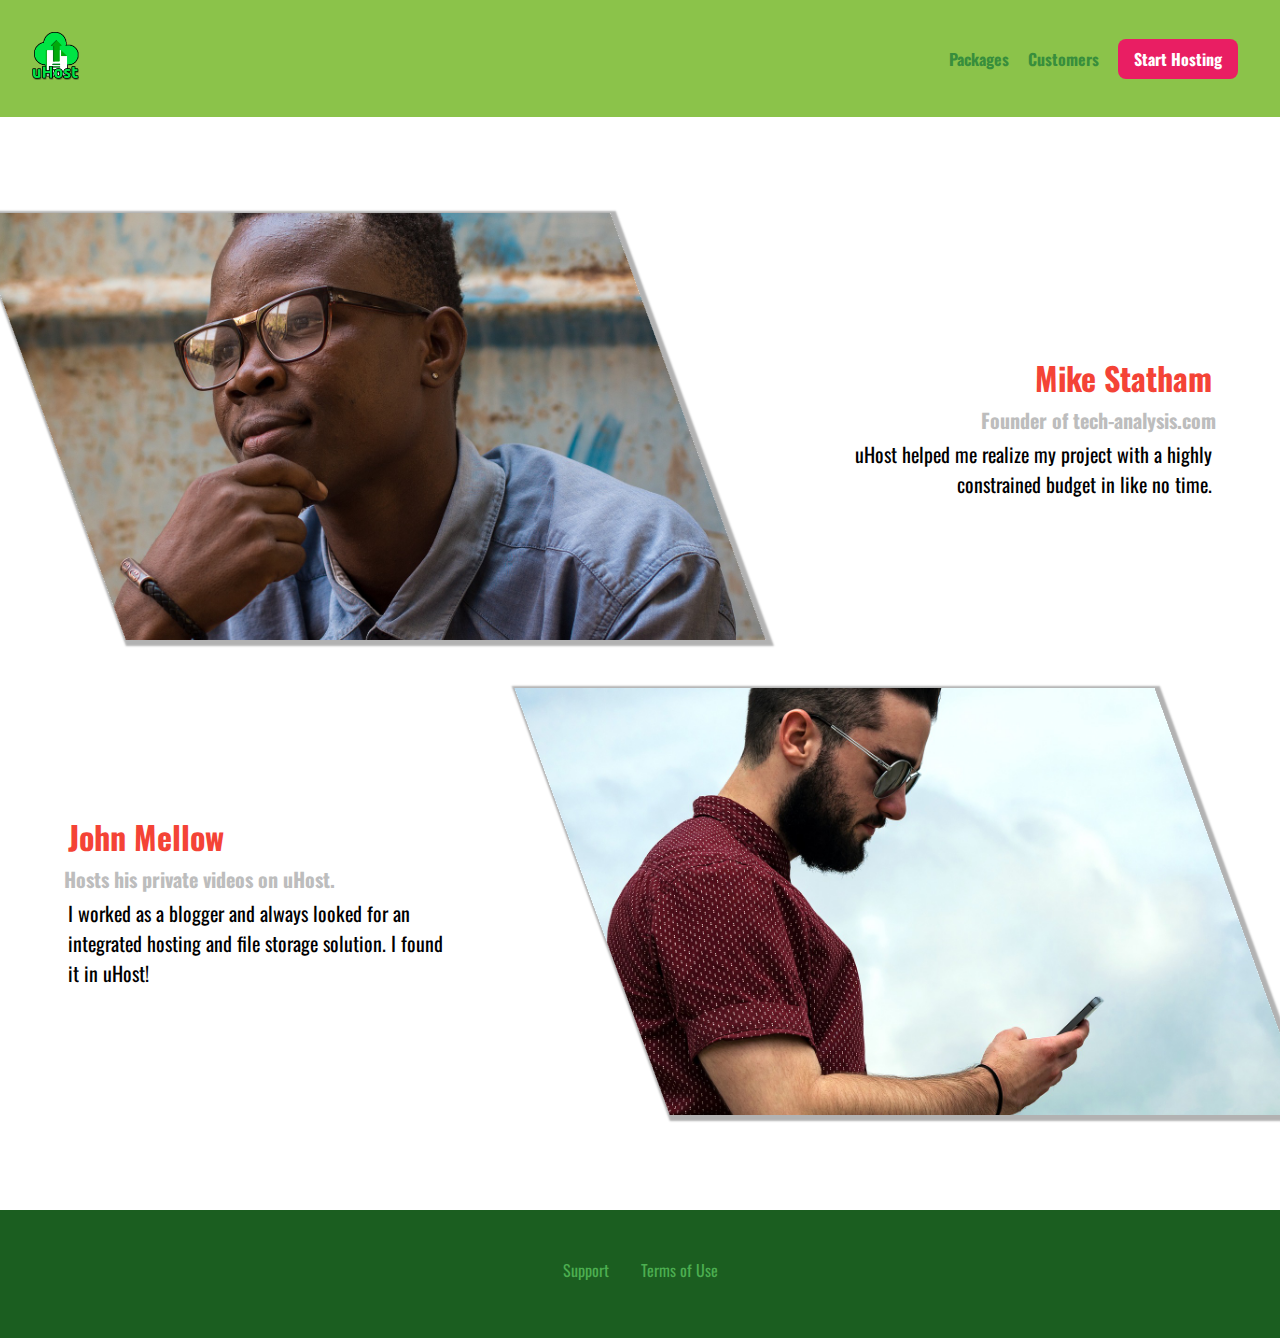
<file: project/customers/index.html>
<!DOCTYPE html>
<html lang="en">
<head>
    <meta charset="UTF-8">
    <meta name="viewport" content="width=device-width, initial-scale=1.0">
    <meta http-equiv="X-UA-Compatible" content="ie=edge">
    <title>CSS Course</title>
    <link rel="shortcut icon" href="../assets/images/favicon.png">
    <link href="https://fonts.googleapis.com/css?family=Roboto+Condensed" rel="stylesheet">
    <link rel="stylesheet" href="../assets/css/shared.css">
    <link rel="stylesheet" href="../assets/css/customers.css">
</head>
<body>
  <div class="backdrop"></div>
  <!-- <div class="background"></div> -->
  <header class="main-header">
    <div>
      <button class="toggle-button">
          <span class="toggle-button__bar"></span>
          <span class="toggle-button__bar"></span>
          <span class="toggle-button__bar"></span>
      </button>
      <a class="main-header__brand" href="../index.html">
        <img src="../assets/images/uhost-icon.png" alt="uHost - your favourite hosting company">
      </a>
    </div>
    <nav class="main-nav">
      <ul class="main-nav__items">
        <li class="main-nav__item">
          <a href="../packages/index.html">Packages</a>
        </li>
        <li class="main-nav__item">
          <a href="index.html">Customers</a>
        </li>
        <li class="main-nav__item main-nav__item--cta">
          <a href="../start-hosting/index.html">Start Hosting</a>
        </li>
      </ul>
    </nav>
  </header>
  <nav class="mobile-nav">
    <ul class="mobile-nav__items">
      <li class="mobile-nav__item">
        <a href="../packages/index.html">Packages</a>
      </li>
      <li class="mobile-nav__item">
        <a href="index.html">Customers</a>
      </li>
      <li class="mobile-nav__item mobile-nav__item--cta">
        <a href="../start-hosting/index.html">Start Hosting</a>
      </li>
    </ul>
  </nav>
  <main>
      <div>
          <div class="testimonial" id="customer-1">
              <div class="testimonial__image-container">
                  <img src="../assets/images/customer-1.jpg" alt="Mike Statham - Customer" class="testimonial__image">
              </div>
              <div class="testimonial__info">
                  <h1 class="testimonial__name">Mike Statham</h1>
                  <h2 class="testimonial__subtitle">Founder of
                      <a href="tech-analysis.com">tech-analysis.com</a>
                  </h2>
                  <p class="testimonial__text">uHost helped me realize my project with a highly constrained budget in like no time.</p>
              </div>
          </div>
          <div class="testimonial" id="customer-2">
              <div class="testimonial__info">
                  <h1 class="testimonial__name">John Mellow</h1>
                  <h2 class="testimonial__subtitle">Hosts his private videos on uHost.
                  </h2>
                  <p class="testimonial__text">I worked as a blogger and always looked for an integrated hosting and file storage solution. I found
                      it in uHost!
                  </p>
              </div>
              <div class="testimonial__image-container">
                  <img src="../assets/images/customer-2.jpg" alt="John Mellow - Customer" class="testimonial__image">
              </div>
          </div>
      </div>
  </main>
  <footer class="main-footer">
    <nav>
        <ul class="main-footer__links">
            <li class="main-footer__link">
                <a href="#">Support</a>
            </li>
            <li class="main-footer__link">
                <a href="#">Terms of Use</a>
            </li>
        </ul>
    </nav>
  </footer>
  <script src="../assets/js/shared.js" charset="utf-8"></script>
</body>
</html>
</file>
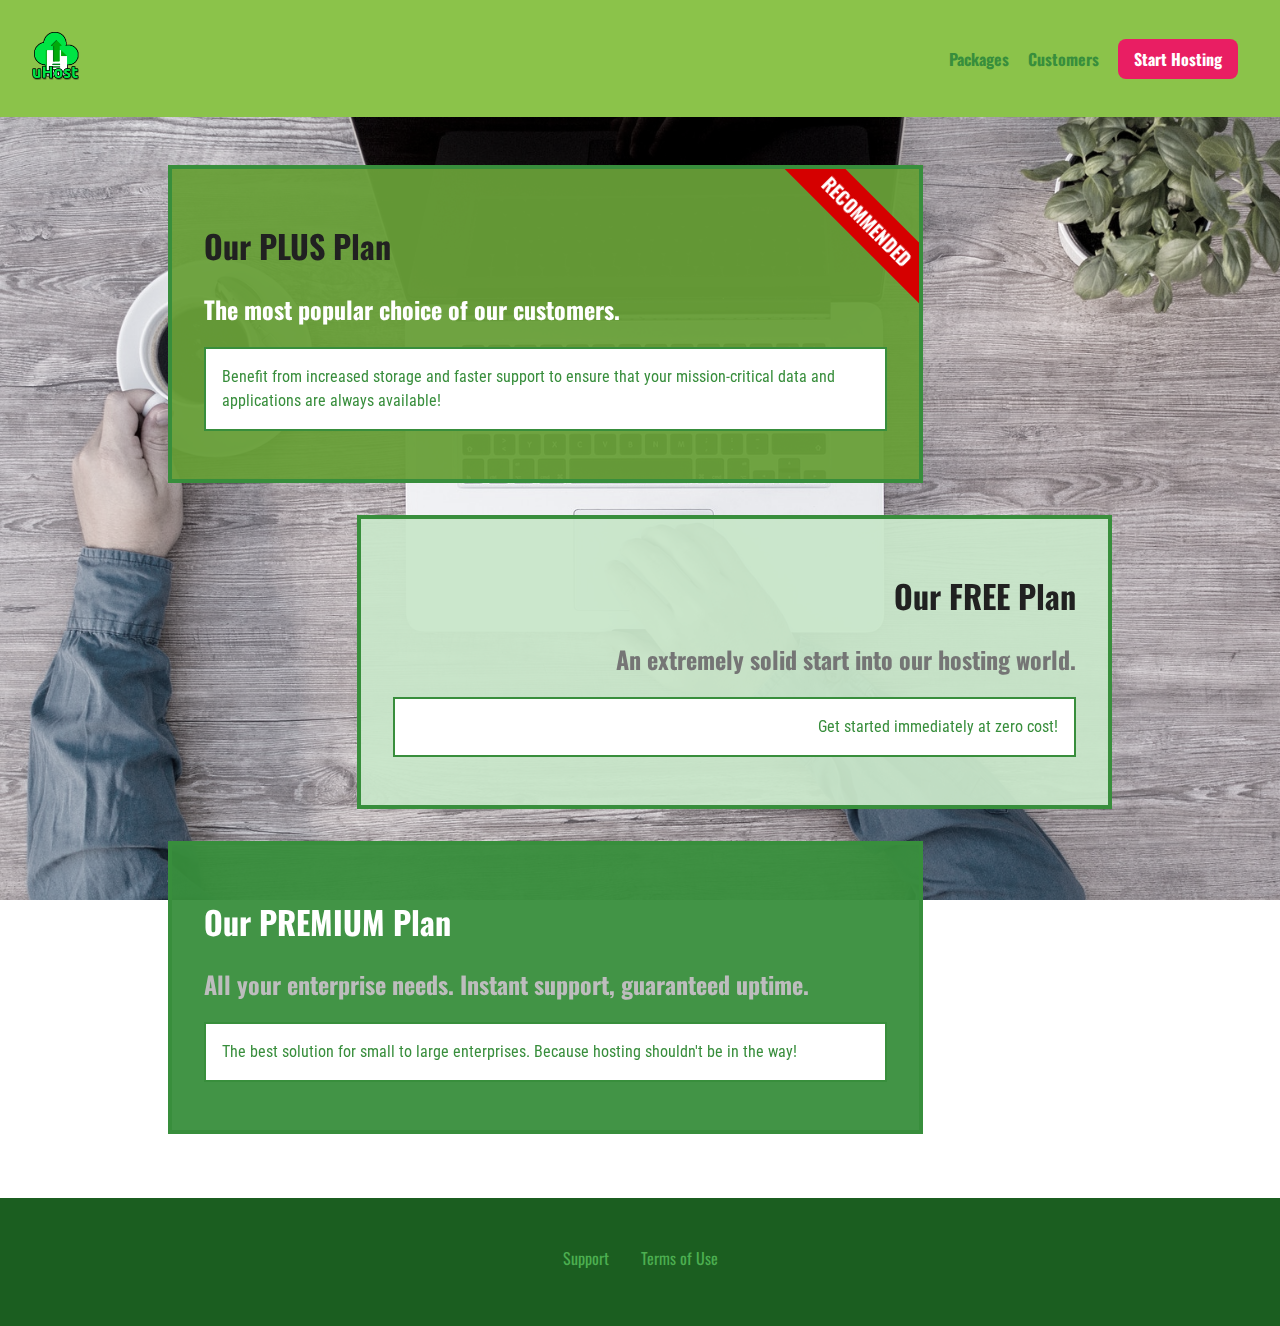
<file: project/packages/index.html>
<!DOCTYPE html>
<html lang="en">
<head>
    <meta charset="UTF-8">
    <meta name="viewport" content="width=device-width, initial-scale=1.0">
    <meta http-equiv="X-UA-Compatible" content="ie=edge">
    <title>CSS Course</title>
    <link rel="shortcut icon" href="../assets/images/favicon.png">
    <link rel="stylesheet" href="../assets/css/shared.css">
    <link rel="stylesheet" href="../assets/css/packages.css">
</head>
<body>
  <div class="backdrop"></div>
  <div class="background"></div>
  <header class="main-header">
    <div>
      <button class="toggle-button">
          <span class="toggle-button__bar"></span>
          <span class="toggle-button__bar"></span>
          <span class="toggle-button__bar"></span>
      </button>
      <a class="main-header__brand" href="../index.html">
        <img src="../assets/images/uhost-icon.png" alt="uHost - your favourite hosting company">
      </a>
    </div>
    <nav class="main-nav">
      <ul class="main-nav__items">
        <li class="main-nav__item">
          <a href="index.html">Packages</a>
        </li>
        <li class="main-nav__item">
          <a href="../customers/index.html">Customers</a>
        </li>
        <li class="main-nav__item main-nav__item--cta">
          <a href="../start-hosting/index.html">Start Hosting</a>
        </li>
      </ul>
    </nav>
  </header>
  <nav class="mobile-nav">
    <ul class="mobile-nav__items">
      <li class="mobile-nav__item">
        <a href="index.html">Packages</a>
      </li>
      <li class="mobile-nav__item">
        <a href="../customers/index.html">Customers</a>
      </li>
      <li class="mobile-nav__item mobile-nav__item--cta">
        <a href="../start-hosting/index.html">Start Hosting</a>
      </li>
    </ul>
  </nav>
  <main>
    <section class="package" id="plus">
        <a href="#">
            <h1 class="package__title">Our PLUS Plan</h1>
            <h2 class="package__subtitle">The most popular choice of our customers.</h2>
            <h3 class="package__badge">RECOMMENDED</h3>
            <p class="package__text">Benefit from increased storage and faster support to ensure that your mission-critical data and applications
                are always available!</p>
        </a>
    </section>
    <section class="package" id="free">
        <a href="#">
            <h1 class="package__title">Our FREE Plan</h1>
            <h2 class="package__subtitle">An extremely solid start into our hosting world.</h2>
            <p class="package__text">Get started immediately at zero cost!</p>
        </a>
    </section>
    <div class="clearfix"></div>
    <section class="package" id="premium">
        <a href="#">
            <h1 class="package__title">Our PREMIUM Plan</h1>
            <h2 class="package__subtitle">All your enterprise needs. Instant support, guaranteed uptime. </h2>
            <p class="package__text">The best solution for small to large enterprises. Because hosting shouldn't be in the way!</p>
        </a>
    </section>
  </main>

  <footer class="main-footer">
    <nav>
        <ul class="main-footer__links">
            <li class="main-footer__link">
                <a href="#">Support</a>
            </li>
            <li class="main-footer__link">
                <a href="#">Terms of Use</a>
            </li>
        </ul>
    </nav>
  </footer>
  <script src="../assets/js/shared.js" charset="utf-8"></script>
</body>
</html>
</file>
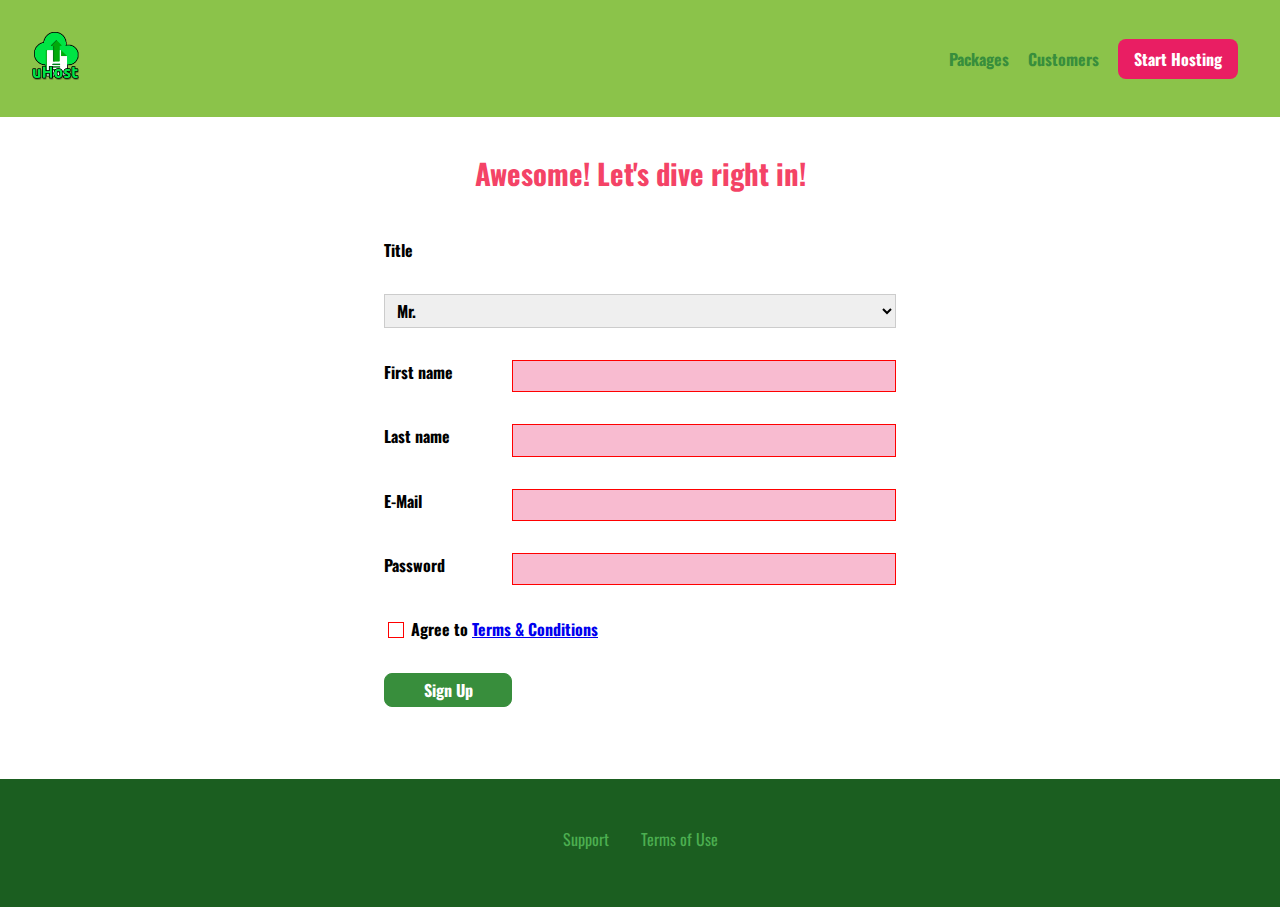
<file: project/start-hosting/index.html>
<!DOCTYPE html>
<html lang="en">
<head>
    <meta charset="UTF-8">
    <meta name="viewport" content="width=device-width, initial-scale=1.0">
    <meta http-equiv="X-UA-Compatible" content="ie=edge">
    <title>uHost Signup</title>
    <link rel="shortcut icon" href="../assets/images/favicon.png">
    <link rel="stylesheet" href="../assets/css/shared.css">
    <link rel="stylesheet" href="../assets/css/start-hosting.css">
</head>
<body>
    <div class="backdrop"></div>
    <header class="main-header">
        <div>
            <button class="toggle-button">
                <span class="toggle-button__bar"></span>
                <span class="toggle-button__bar"></span>
                <span class="toggle-button__bar"></span>
            </button>
            <a href="../index.html" class="main-header__brand">
                <img src="../assets/images/uhost-icon.png" alt="uHost - Your favorite hosting company">
            </a>
        </div>
        <nav class="main-nav">
            <ul class="main-nav__items">
                <li class="main-nav__item">
                    <a href="../packages/index.html">Packages</a>
                </li>
                <li class="main-nav__item">
                    <a href="../customers/index.html">Customers</a>
                </li>
                <li class="main-nav__item main-nav__item--cta">
                    <a href="index.html">Start Hosting</a>
                </li>
            </ul>
        </nav>
    </header>
    <nav class="mobile-nav">
        <ul class="mobile-nav__items">
            <li class="mobile-nav__item">
                <a href="../packages/index.html">Packages</a>
            </li>
            <li class="mobile-nav__item">
                <a href="../customers/index.html">Customers</a>
            </li>
            <li class="mobile-nav__item mobile-nav__item--cta">
                <a href="index.html">Start Hosting</a>
            </li>
        </ul>
    </nav>
    <main class="signup-page">
        <h1 class="signup-title">Awesome! Let's dive right in!</h1>
        <form action="index.html" class="signup-form">
            <label for="title">Title</label>
            <select id="title">
                <option value="mr">Mr.</option>
                <option value="ms">Ms.</option>
            </select>
            <label for="first-name">First name</label>
            <input type="text" id="first-name" required>
            <label for="last-name">Last name</label>
            <input type="text" id="last-name" required>
            <label for="email">E-Mail</label>
            <input type="email" id="email" required>
            <label for="password">Password</label>
            <input type="password" id="password" required>
            <div class="signup-form__chceckbox">
              <input type="checkbox" id="agree-terms" required>
              <label for="agree-terms">Agree to
                <a href="#">Terms &amp; Conditions</a>
              </label>
            </div>
            <button type="submit" class="button">Sign Up</button>
        </form>
    </main>
    <footer class="main-footer">
        <nav>
            <ul class="main-footer__links">
                <li class="main-footer__link">
                    <a href="#">Support</a>
                </li>
                <li class="main-footer__link">
                    <a href="#">Terms of Use</a>
                </li>
            </ul>
        </nav>
    </footer>
    <script src="../assets/js/shared.js"></script>
</body>

</html>
</file>
<file: main.css>
* {
  box-sizing: border-box;
}
body {
  font-family: Oswald, sans-serif;
  margin: 0;
}
#product-overview {
  color: #fff;
  /* background-color: #E91E63; */
  background: url('freedom.jpg');
  background-size: cover;
  width: 100%;
  height: 528px;
  padding: 20px;
  margin-top: 0;

}
.section-title {
  color: #2ddf5c;
}
#product-overview h1 {
  color: white;
  font-family: Anton, sans-serif;
}
.main-header {
  width: 100%;
  background-color: #2ddf5c;
  padding: 20px 20px;
}
.main-header > div {
  display: inline-block;
}
.main-header__brand {
  color: #0e4f1f;
  font-size: 2em;
  text-decoration: none;
}
.main-nav {
  display: inline-block;
  text-align: right;
  width: calc(100% - 72px);
}
.main-nav__items{
  margin: 0;
  padding: 0;
  list-style: none;
}
.main-nav__item {
  display: inline-block;
  margin: 10px;
}
.main-nav__item:hover {
}
.main-nav__item a {
  color: #0e4f1f;
  text-decoration: none;
  font-weight: bold;
  padding-bottom: 5px;
}
.main-nav__item a:hover,
.main-nav__item a:active {
  color: #fff;
  border-bottom: 5px solid #0e4f1f;
}
.main-nav__item--cta a {
  color: #fff;
  background-color: #E91E63;
  padding: 8px 16px;
  border-radius: 8px;
}
.main-nav__item--cta a:hover,
.main-nav__item--cta a:active {
  color: #E91E63;
  background-color: #fff;
  padding: 8px 16px;
  border-radius: 8px;
  border: none;
}
</file>
<file: assigment/new.css>
body {
  margin: 0;
  height: 100%;
}
.main-box {
  color: white;
  background-color: navy;
  padding: 30px 20px 50px 105px;
  margin: 10px 15px 25px 50px;
  width: 20%;
  height: 300px;
  display: inline-block;
}
.main-box-1 {
  display: none;
}
div:last-child:hover {
  color: red;
  background-color: grey;
}
</file>
<file: diving-deeper-02/main.css>
* {
    box-sizing: border-box;
}

body {
    font-family: 'Montserrat', sans-serif;
    margin: 0;
}

#product-overview {
    background: #E91E63;
    width: 100%;
    height: 528px;
    padding: 10px;
    border: 5px solid black;
    margin: 10px;
    
}

.section-title {
    color: #2ddf5c;
}

#product-overview h1 {
    color: white;
    font-family: 'Anton', sans-serif;
}

/* h1 {
    font-family: sans-serif;
} */
</file>
<file: more-on-selectors-1-start-code/main.css>
body {
    font-family: sans-serif;
}

nav {
    margin-bottom: 16px;
    background: #fa923f;
    padding: 8px 0;
}

a {
    text-decoration: none;
    color: white;
    margin: 10px;
}

.main-section {
    height: 800px;
    border: 1px solid #ccc;
    padding: 16px;
}
</file>
<file: position-02-working-with-fixed/main.css>
html {
    background: #b3b3b3;
    padding: 15px;
    border: 5px solid white;
    margin: 15px;
    height: 2000px;
    overflow: hidden;
}

body {
    background: #fa923f;
    padding: 20px;
    border: 5px solid black;
    margin: 0;
    /* overflow: hidden; */
  }

.parent {
    background: white;
    padding: 20px;
    border: 5px solid black;
    margin: 0;
    position: relative;
    top: 50px;
  }

.parent div {
    background: rgb(105, 105, 109);
    color: white;
    padding: 10px;
    border: 5px solid black;
    margin: 10px;
}
.parent .child-1 {
}
</file>
<file: position-07-introducing-sticky-positioning-starting-code/main.css>
html {
    background: #b3b3b3;
    padding: 15px;
    border: 5px solid white;
    margin: 15px;
    height: 2000px;
}

body {
    background: #fa923f;
    padding: 20px;
    border: 5px solid black;
    margin: 0;
  }

.parent {
    background: white;
    padding: 20px;
    border: 5px solid black;
    margin: 10px;
  }

.parent .country {
    background: #fa923f;
    color: white;
    padding: 10px;
    border: 5px solid black;
    margin: 10px;
    position: sticky;
    top: 0;
}

.parent .cities {
    background: rgb(105, 105, 109);
    color: white;
    padding: 10px;
    border: 5px solid black;
    margin: 10px;
}
</file>
<file: project/assets/css/shared.css>
/* colors */
/* .dark-primary-color    { background: #388E3C; }
.default-primary-color { background: #4CAF50; }
.light-primary-color   { background: #C8E6C9; }
.text-primary-color    { color: #FFFFFF; }
.accent-color          { background: #8BC34A; }
.primary-text-color    { color: #212121; }
.secondary-text-color  { color: #757575; }
.divider-color         { border-color: #BDBDBD; } */
/* fonts */
@import url('https://fonts.googleapis.com/css?family=Anton');
@import url('https://fonts.googleapis.com/css?family=Roboto+Condensed');
@import url('https://fonts.googleapis.com/css?family=Oswald:400,700');

:root {
  --menu-background: #8BC34A;
  --dark-green: #388E3C;
  --pink-punk: #E91E63;
}

* {
  box-sizing: border-box;
}
html {
  height: 100%;
}

body {
  font-family: "Oswald", sans-serif;
  margin: 0;
  padding-top: 117px;
}
@supports (display: grid) {
  body {
    margin: 0;
    height: 100%;
    display: grid;
    grid-template-rows: 117px auto fit-content(8rem);
    padding-top: 0;
  }
}

main {
  grid-row: 2/3;
}

.backdrop {
  position: fixed;
  display: none;
  opacity: 0;
  transition: opacity 0.5s linear;
  z-index: 100;
  top: 0;
  left: 0;
  width: 100vw;
  height: 100vh;
  background: rgba(0, 0, 0, 0.7);
}
.main-header {
  width: 100%;
  background-color: var(--menu-background);
  padding: 2rem;
  position: fixed;
  top: 0;
  left: 0;
  z-index: 10;
  display: -webkit-box;
  display: -ms-flexbox;
  display: -webkit-flex;
  display: flex;
  align-items: center;
  justify-content: space-between;
}

.main-header__brand {
  color: var(--dark-green);
  text-decoration: none;
}
.main-header__brand img {
  height: 3rem;
}
.main-nav {
  z-index: 1;
}
.main-nav__items{
  display: none;
}
.main-nav__item {
  margin: 0.6rem;
}
.main-nav__item a,
.mobile-nav__item a {
  color: var(--dark-green);
  text-decoration: none;
  font-weight: bold;
  padding-bottom: 0.35rem;
}
.main-nav__item a:hover,
.main-nav__item a:active {
  color: #fff;
  border-bottom: 5px solid var(--dark-green);
}
.main-nav__item--cta {
  animation: wiggle 300ms 2s ease-out 6 none;
}
.main-nav__item--cta a,
.mobile-nav__item--cta a {
  color: #fff;
  background-color: var(--pink-punk);
  padding: 0.5rem 1rem;
  border-radius: 8px;
}
.main-nav__item--cta a:hover,
.main-nav__item--cta a:active,
.mobile-nav__item--cta a:hover,
.mobile-nav__item--cta a:active {
  color: var(--pink-punk);
  background-color: #fff;
  padding: 0.5rem 1rem;
  border-radius: 8px;
  border: none;
}

/* mobile nav */
.mobile-nav {
  position: fixed;
  /* display: none; */
  z-index: 101;
  top: 0;
  left: 0;
  background: white;
  width: 80%;
  height: 100vh;
  transform: translateX(-100%);
  transition: transform 0.3s ease-out;
}

.mobile-nav__items {
  width: 80%;
  height: 100%;
  list-style: none;
  padding: 0;
  display: -webkit-box;
  display: -ms-flexbox;
  display: -webkit-flex;
  display: flex;
  flex-flow: column;
  align-items: center;
  justify-content: center;
  margin: 0 auto;
}

.mobile-nav__item {
  margin: 1rem 0;
}

.mobile-nav__item a {
  font-size: 1.5rem;
}

.toggle-button {
  width: 3rem;
  background: transparent;
  border: none;
  cursor: pointer;
  padding-top: 0;
  padding-bottom: 0;
  vertical-align: middle;
  position: absolute;
  right: 2.5rem;
}

.toggle-button:focus {
  outline: none;
}

.toggle-button__bar {
  width: 100%;
  height: 0.2rem;
  background: black;
  display: block;
  margin: 0.6rem 0;
}

/* footer */
.main-footer {
  background: #1B5E20;
  grid-row: 3/4;
  min-height: 8rem;
  padding-top: 1rem;
  margin-top: 3rem;
}
.main-footer__links {
  list-style: none;
  margin: 0;
  padding: 0;
  display: -webkit-box;
  display: -ms-flexbox;
  display: -webkit-flex;
  display: flex;
  flex-flow: column;
  justify-content: center;
  align-items: center;
}
.main-footer__link {
  margin: 0.5rem 0;
}
.main-footer__link a {
  text-decoration: none;
  color: #4CAF50;
}
.main-footer__link a:hover,
.main-footer__link a:active {
  color: #fff;
}
.button {
  background: var(--dark-green);
  color: #fff;
  padding: 0.25rem 1rem;
  border-radius: 8px;
  font: inherit;
  font-weight: bold;
  border: 1.5px solid var(--dark-green);
  cursor: pointer;
}
.button:hover,
.button:active {
  background: #fff;
  color: var(--dark-green);
}
.button:focus {
  outline: none;
}

.button[disabled] {
  cursor: not-allowed;
  border: #a1a1a1;
  background: #ccc;
  color: #a1a1a1;
}

.open {
  display: block !important;
  opacity: 1 !important;
  transform: translateY(0) !important;
}

@media (min-width: 729px) {
  .main-nav__items{
    display: -webkit-box;
    display: -ms-flexbox;
    display: -webkit-flex;
    display: flex;
    align-items: center;
    justify-content: flex-end;
    margin: 0;
    padding: 0;
    list-style: none;
  }
  .toggle-button {
    display: none;
  }
  .main-footer {
    padding-top: 3rem;
  }
  .main-footer__links {
    flex-flow: row;
  }
  .main-footer__link {
    margin: 0 1rem;
  }
}

@keyframes wiggle {
  0% {
    tranform: rotateZ(0);
  }
  50% {
    transform: rotateZ(-7deg);
  }
  100% {
    transform: rotateZ(7deg);
  }
}
</file>
<file: project/assets/css/main.css>
#product-overview {
  color: #fff;
  background: linear-gradient(to top, rgba(80, 68, 18, 0.7) 10%, transparent),
  url('../images/freedom.jpg') left 30% bottom 80%/cover no-repeat border-box,
  radial-gradient(ellipse 50px 100px at 20% 50%, red, white, blue), #C2185B;
  /* background-image: radial-gradient(ellipse 50px 100px at 20% 50%, red, white, blue); */
  /* width: 100vw; */
  height: 60vh;
  /* height: calc(100vh - 143px); */
  padding: 1.25rem;
  margin-top: 0;
  position: relative;
}

#product-overview h1 {
  color: white;
  font-family: Oswald;, sans-serif;
  position: absolute;
  left: 2rem;
  bottom: 25%;
  font-size: 1.6rem;
}

.section-title {
  color: #4CAF50;
  text-align: center;
}

.plan {
  display: -webkit-box;
  display: -ms-flexbox;
  display: -webkit-flex;
  display: flex;
  flex-direction: column;
  /* justify-content: space-between; */
  background: #C8E6C9;
  text-align: center;
  padding: 1rem;
  margin: 1rem 0;
  width: 100%;
}
.plan--highlighted {
  background: #689F38;
  color: #fff;
}
.plan__annotation {
  background: #fff;
  color: var(--dark-green);
  padding: 0.5rem;
  border-radius: 8px;
  box-shadow: 2px 2px 2px 2px rgba(0, 0, 0, 0.7);
}
.plan__title {
  color: var(--dark-green);
  margin-top: 0.5rem;
}
.plan--highlighted .plan__title {
  color: #fff;
}
.plan__price {
  color: #555;
}
.plan--highlighted .plan__price {
  color: var(--dark-green);
}
.plan__conditions {
  list-style: none;
  padding: 0;
  margin: 0;
}
.plan__condition {
  margin: 0.5rem 0;
}

#key-features {
  background: var(--pink-punk);
  margin-top: 5rem;
}
#key-features .section-title {
  color: #fff;
  margin: 2rem;
  padding: 1rem;
}
.key-features__list {
  list-style: none;
  margin: 0;
  padding: 0;
  display: -webkit-box;
  display: -ms-flexbox;
  display: -webkit-flex;
  display: flex;
  flex-direction: column;
  justify-content: center;
}
.key-feature {
  width: 100%;
  padding-bottom: 2rem;
}
.key-feature__image {
  background: #FCE4EC;
  width: 128px;
  height: 128px;
  border: 2px solid #ddd;
  border-radius: 50%;
  margin: auto;
  padding: 1.25rem;
}
.key-feature__description {
  text-align: center;
  font-weight: bold;
  color: #fff;
  font-size: 1.25rem;
}

/* adding modal */
.modal {
  position: fixed;
  display: none;
  opacity: 0;
  transform: translateY(-3rem);
  transition: opacity 0.5s cubic-bezier(0.45, 0.01, 0.58, 1), transform 0.8s cubic-bezier(0.45, 0.01, 0.58, 1);
  z-index: 200;
  top: 30%;
  left: 30%;
  width: 40%;
  background: white;
  padding: 1rem;
  border: 1px solid #ccc;
  box-shadow: 1px 1px 1px rgba(0, 0, 0, 0.5);
}

.modal__title {
  text-align: center;
  margin: 0 0 1rem 0;
}

.modal__actions {
  text-align: center;
}

.modal__action {
  border: 1px solid #0e4f1f;
  background: #0e4f1f;
  text-decoration: none;
  color: white;
  font: inherit;
  padding: 0.5rem 1rem;
  cursor: pointer;
}

.modal__action:hover,
.modal__action:active {
  background: #2ddf5c;
  border-color: #2ddf5c;
}

.modal__action--negative {
  background: red;
  border-color: red;
}

.modal__action--negative:hover,
.modal__action--negative:active {
  background: #ff5454;
  border-color: #ff5454;
}

/* media queries */
@media (min-width: 729px) {
  #product-overview {
    height: 50vh;
  }

  #product-overview h1 {
    font-size: 2.5rem;
    left: 10%;
  }

  .plan__list {
    display: -webkit-box;
    display: -ms-flexbox;
    display: -webkit-flex;
    display: flex;
    justify-content: center;
    align-items: center;
  }
  .plan {
    margin: 0.5rem;
    width: 30%;
    min-width: 10rem;
    max-width: 25rem;
    min-height: 28rem;
  }
  .plan--highlighted {
    box-shadow: 2px 2px 2px 2px rgba(0, 0, 0, 0.7);
    min-height: 32rem;
    z-index: 5;
  }
.key-features__list {
  flex-direction:row;
}
  .key-feature {
    width: 30%;
    max-width: 25rem;
  }

}
</file>
<file: project/assets/css/customers.css>
.testimonial {
  font-size: 1.25rem;
  margin: 3rem 0;
}

.testimonial__list {
  width: 80%;
  margin: auto;
}

.testimonial:first-of-type {
  margin-top: 3rem;
}
.testimonial__image-container{
  width: 80%;
  transform: skew(20deg);
  overflow: hidden;
}
.testimonial__image {
  width: 100%;
  vertical-align: top;
  transform: skew(-20deg) scale(1.4);
}
.testimonial__info {
  text-align: right;
  padding: 1rem;
}

#customer-2.testimonial {
  text-align: right;
}

#customer-2 .testimonial__info {
  text-align: left;
}

.testimonial__name {
  margin: 0.25rem;
  color: #F44336;
  font-size: 2rem;
}

.testimonial__subtitle {
  margin: 0;
  font-size: 1.25rem;
  color: #BDBDBD;
}

.testimonial__subtitle a {
  color: inherit;
  text-decoration: none;
}

.testimonial__subtitle a:hover,
.testimonial__subtitle a:active {
  color: #757575;
}

.testimonial__text {
  margin: 0.25rem;
  white-space: pre-line;
}
#customer-1:hover .testimonial__image-container {
  animation: flip-customer 1s ease-out forwards;
}

@media (min-width: 729px) {
  .testimonial {
    margin: 3rem auto;
    max-width: 90rem;
    display: -webkit-box;
    display: -ms-flexbox;
    display: -webkit-flex;
    display: flex;
    align-items: center;
    justify-content: space-around;
  }
  .testimonial:first-of-type {
    margin-top: 6rem;
  }
  .testimonial__info {
    text-align: right;
    padding: 1rem;
    width: 35%;
  }
  .testimonial__image-container{
    width: 60%;
    max-width: 640px;
    box-shadow: 2px 2px 2px 4px rgba(0, 0, 0, 0.3);
  }
  .testimonial__info {
    width: 35%;
  }
}

@keyframes flip-customer {
  0% {
    transform: rotateY(0) skew(20deg);
  }
  50% {
    transform: rotateY(160deg) skew(20deg);
  }
  100% {
    transform: rotateY(360deg) skew(20deg);
  }
}
</file>
<file: project/assets/css/packages.css>
main {
  padding-top: 2rem;
}
.background {
  background: url('../images/plans-background.jpg') center/cover;
  filter: grayscale(70%);
  position: fixed;
  z-index: -1;
  width: 100vw;
  height: 100vh;
}
.package {
  background: rgba(104, 159, 56, 0.95);
  border: 4px solid var(--dark-green);
  border-left: none;
  margin: 1rem 0;
  width: 80%;
  position: relative;
  font-family: inherit;
  overflow: hidden;
}
.package:hover {
  animation: jumpup 100ms ease-out alternate;
}

.package:hover,
.package:active {
  border-color: #D50000;
  box-shadow: 2px 2px 4px rgba(0, 0, 0, 0.5);
}
.package a {
  text-decoration: none;
  display: block;
  padding: 2rem;
}
.package .package__title {
  color: #212121;
}
.package .package__subtitle {
  color: #757575;
}
#plus .package__subtitle {
  color: #fff;
}

.package__badge {
  color: #fff;
  position: absolute;
  top: 0;
  right: 0;
  margin: 0;
  padding: 0.5rem;
  background: #D50000;
  transform: rotate(45deg) translate(3.3rem, -0.6rem);
  width: 12rem;
  text-align: center;
}
.package .package__text {
  background: #fff;
  color: var(--dark-green);
  border: 2px solid var(--dark-green);
  padding: 1rem;
}

.package__text {
  font-family: 'Roboto Condensed', sans-serif;
  line-height: 1.5rem;
}
#free {
  background: rgba(200, 230, 201, 0.95);
  float: right;
  border: 4px solid var(--dark-green);
  border-right: none;
  text-align: right;
}
#free:hover,
#free:active {
  border-color: #D50000;
}
.clearfix {
  clear: both;
}
#premium {
  /* background: var(--dark-green); */
  background: rgba(56, 142, 60, 0.95);
}
#premium h1 {
  color: #fff;
}
#premium h2 {
  color: #BDBDBD;
}
@media (min-width: 729px) {
  main {
    max-width: 90rem;
    margin: 0 auto;
  }
}
@media (min-width: 58rem) {
  .package {
    border: 4px solid var(--dark-green);
  }
  #free {
    border: 4px solid var(--dark-green);
  }
}
@keyframes jumpup {
  0% {
    transform: translateY(0);
  }
  40% {
    transform: translateY(-3%);
  }
  100% {
    transform: translateY(2%);
  }
}
</file>
<file: project/assets/css/start-hosting.css>
main {
  padding-top: 1rem;
}

.signup-title {
  text-align: center;
  font-size: 1.8rem;
  color: #f44366;
}

.signup-form {
  padding: 1.5rem;
  font-weight: bold;
  display: grid;
  grid-row-gap: 1rem;
}

.signup-form label,
.signup-form select,
.signup-form input {
  display: block;
  /* margin-top: 1rem; */
  width: 100%;
}

.signup-form input[type="checkbox"],
.signup-form input[type="checkbox"] + label {
  display: inline-block;
  width: auto;
  vertical-align: bottom;
}

.signup-form input[type="checkbox"] {
  width: 1rem;
  height: 1rem;
  border: 1px solid #ccc;
  background: white;
  -webkit-appearance: none;
  -moz-appearance: none;
  appearance: none;
}

.signup-form input[type="checkbox"]:checked {
  border-color: var(--dark-green);
  background: #4CAF50;
}

.signup-form select,
.signup-form input:not([type="checkbox"]) {
  padding: 0.2rem 0.5rem;
  font: inherit;
  border: 1px solid #ccc;
}

.signup-form select:focus,
.signup-form input:focus {
  outline: none;
  background: #d8f3df;
  border-color: var(--dark-green);
}

.signup-form button[type="submit"] {
  display: block;
  /* margin-top: 1rem; */
}

.signup-form select.invalid,
.signup-form input.invalid,
.signup-form :invalid {
  border: 1px solid red !important;
  background: #F8BBD0;
}

@media (min-width: 729px) {
  .signup-form {
    max-width: 35rem;
    margin: 0 auto;
    grid-template-columns: 8rem auto;
    grid-row-gap: 2rem;
  }
  .signup-form__chceckbox {
    grid-column: span 2;
  }
  #title {
    grid-column: span 2;
  }
}
</file>
